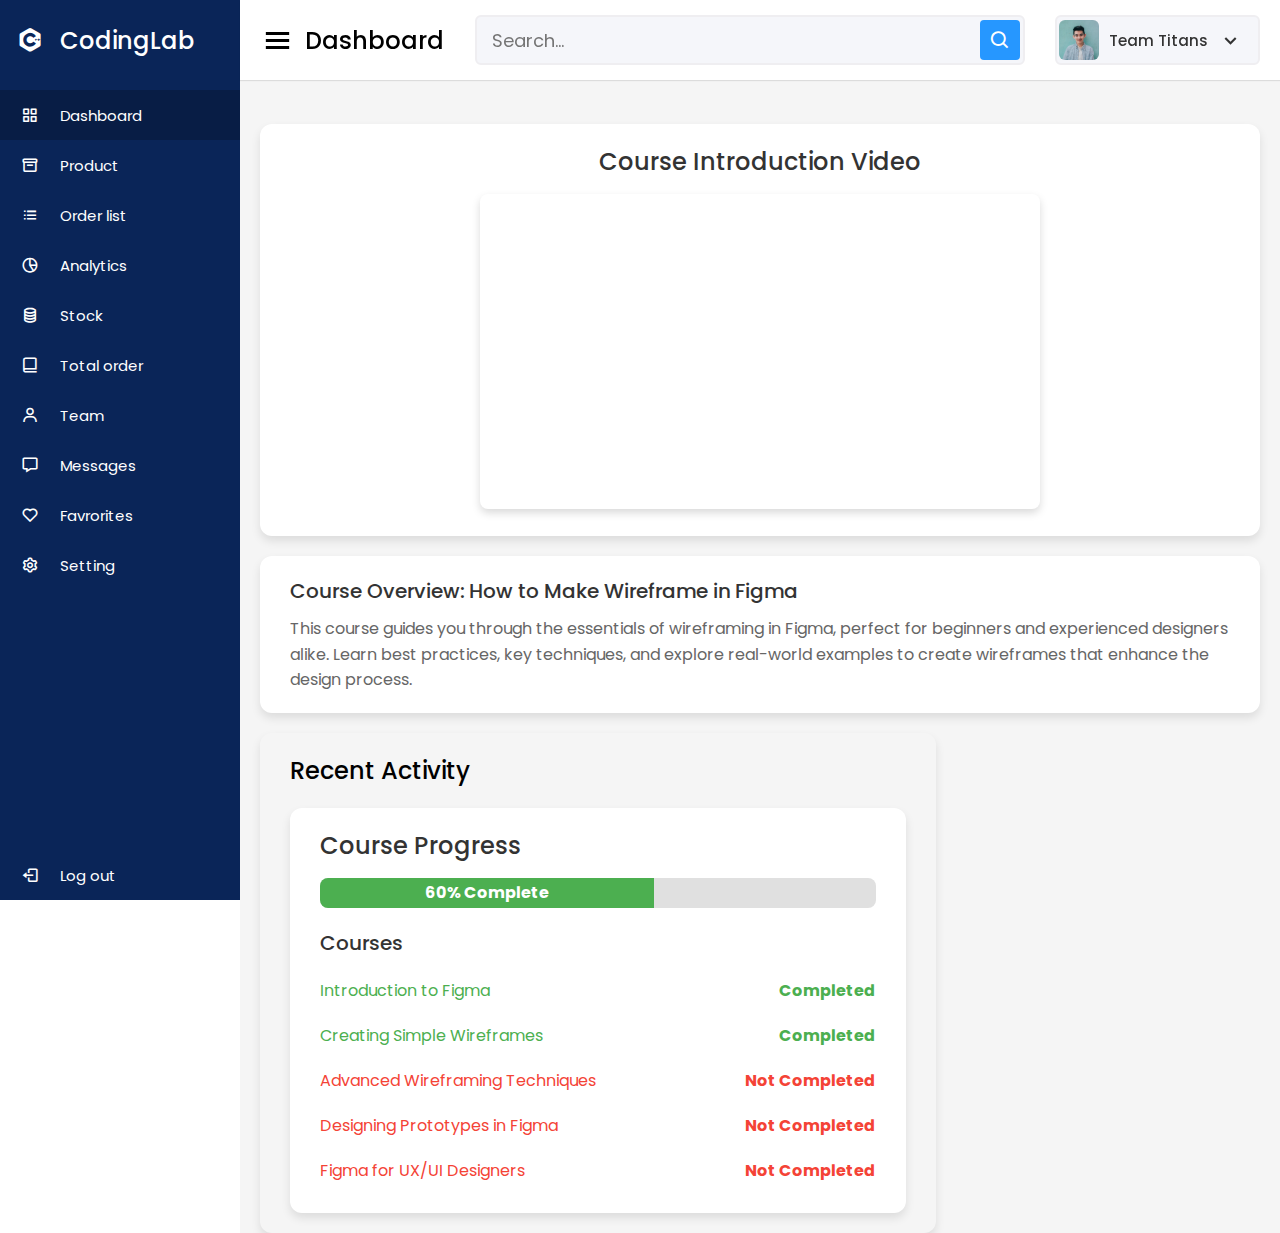
<file: chapter.html>
<!DOCTYPE html>
<!-- Website - www.codingnepalweb.com -->
<html lang="en" dir="ltr">
  <head>
    <meta charset="UTF-8" />
    <title>Responsiive Admin Dashboard | CodingLab</title>
    <link rel="stylesheet" href="css/view.css" />
    <!-- Boxicons CDN Link -->
    <link href="https://unpkg.com/boxicons@2.0.7/css/boxicons.min.css" rel="stylesheet" />
    <meta name="viewport" content="width=device-width, initial-scale=1.0" />
  </head>
  <body>
    <div class="sidebar">
      <div class="logo-details">
        <i class="bx bxl-c-plus-plus"></i>
        <span class="logo_name">CodingLab</span>
      </div>
      <ul class="nav-links">
        <li>
          <a href="#" class="active">
            <i class="bx bx-grid-alt"></i>
            <span class="links_name">Dashboard</span>
          </a>
        </li>
        <li>
          <a href="#">
            <i class="bx bx-box"></i>
            <span class="links_name">Product</span>
          </a>
        </li>
        <li>
          <a href="#">
            <i class="bx bx-list-ul"></i>
            <span class="links_name">Order list</span>
          </a>
        </li>
        <li>
          <a href="#">
            <i class="bx bx-pie-chart-alt-2"></i>
            <span class="links_name">Analytics</span>
          </a>
        </li>
        <li>
          <a href="#">
            <i class="bx bx-coin-stack"></i>
            <span class="links_name">Stock</span>
          </a>
        </li>
        <li>
          <a href="#">
            <i class="bx bx-book-alt"></i>
            <span class="links_name">Total order</span>
          </a>
        </li>
        <li>
          <a href="#">
            <i class="bx bx-user"></i>
            <span class="links_name">Team</span>
          </a>
        </li>
        <li>
          <a href="#">
            <i class="bx bx-message"></i>
            <span class="links_name">Messages</span>
          </a>
        </li>
        <li>
          <a href="#">
            <i class="bx bx-heart"></i>
            <span class="links_name">Favrorites</span>
          </a>
        </li>
        <li>
          <a href="#">
            <i class="bx bx-cog"></i>
            <span class="links_name">Setting</span>
          </a>
        </li>
        <li class="log_out">
          <a href="#">
            <i class="bx bx-log-out"></i>
            <span class="links_name">Log out</span>
          </a>
        </li>
      </ul>
    </div>
    <section class="home-section">
      <nav>
        <div class="sidebar-button">
          <i class="bx bx-menu sidebarBtn"></i>
          <span class="dashboard">Dashboard</span>
        </div>
        <div class="search-box">
          <input type="text" placeholder="Search..." />
          <i class="bx bx-search"></i>
        </div>
        <div class="profile-details">
          <img src="images/profile.jpg" alt="" />
          <span class="admin_name">Team Titans</span>
          <i class="bx bx-chevron-down"></i>
        </div>
      </nav>

      <div class="home-content">
        <!-- Embedded YouTube video -->
        <div class="video-section">
          <h2>Course Introduction Video</h2>
          <iframe width="560" height="315" src="https://www.youtube.com/embed/?si=l0TktS0TkTCHSC47" 
                  title="YouTube video player" frameborder="0" 
                  allow="accelerometer; autoplay; clipboard-write; encrypted-media; gyroscope; picture-in-picture" 
                  allowfullscreen></iframe>
        </div>

        <!-- Course Information -->
        <div class="course-info">
          <h3>Course Overview: How to Make Wireframe in Figma</h3>
          <p>
            This course guides you through the essentials of wireframing in Figma, perfect for beginners and
            experienced designers alike. Learn best practices, key techniques, and explore real-world examples to
            create wireframes that enhance the design process.
          </p>
        </div>

        <!-- Sales Boxes or other content -->
        <div class="sales-boxes">
  <div class="recent-sales box">
    <div class="title">Recent Activity</div>
    <!-- Course Progress Section -->
    <div class="course-progress">
      <h2>Course Progress</h2>
      
      <!-- Progress Bar -->
      <div class="progress-container">
        <div class="progress-bar" style="width: 60%;"> <!-- Change width based on progress -->
          <span>60% Complete</span>
        </div>
      </div>

      <!-- Courses List -->
      <div class="courses-list">
        <h3>Courses</h3>
        <ul>
          <li class="completed">Introduction to Figma <span class="status">Completed</span></li>
          <li class="completed">Creating Simple Wireframes <span class="status">Completed</span></li>
          <li class="uncompleted">Advanced Wireframing Techniques <span class="status">Not Completed</span></li>
          <li class="uncompleted">Designing Prototypes in Figma <span class="status">Not Completed</span></li>
          <li class="uncompleted">Figma for UX/UI Designers <span class="status">Not Completed</span></li>
        </ul>
      </div>
    </div>
  </div>
</div>

      </div>
    </section>

    <script>
      let sidebar = document.querySelector(".sidebar");
      let sidebarBtn = document.querySelector(".sidebarBtn");
      sidebarBtn.onclick = function () {
        sidebar.classList.toggle("active");
        if (sidebar.classList.contains("active")) {
          sidebarBtn.classList.replace("bx-menu", "bx-menu-alt-right");
        } else sidebarBtn.classList.replace("bx-menu-alt-right", "bx-menu");
      };
    </script>
  </body>
</html>
</file>
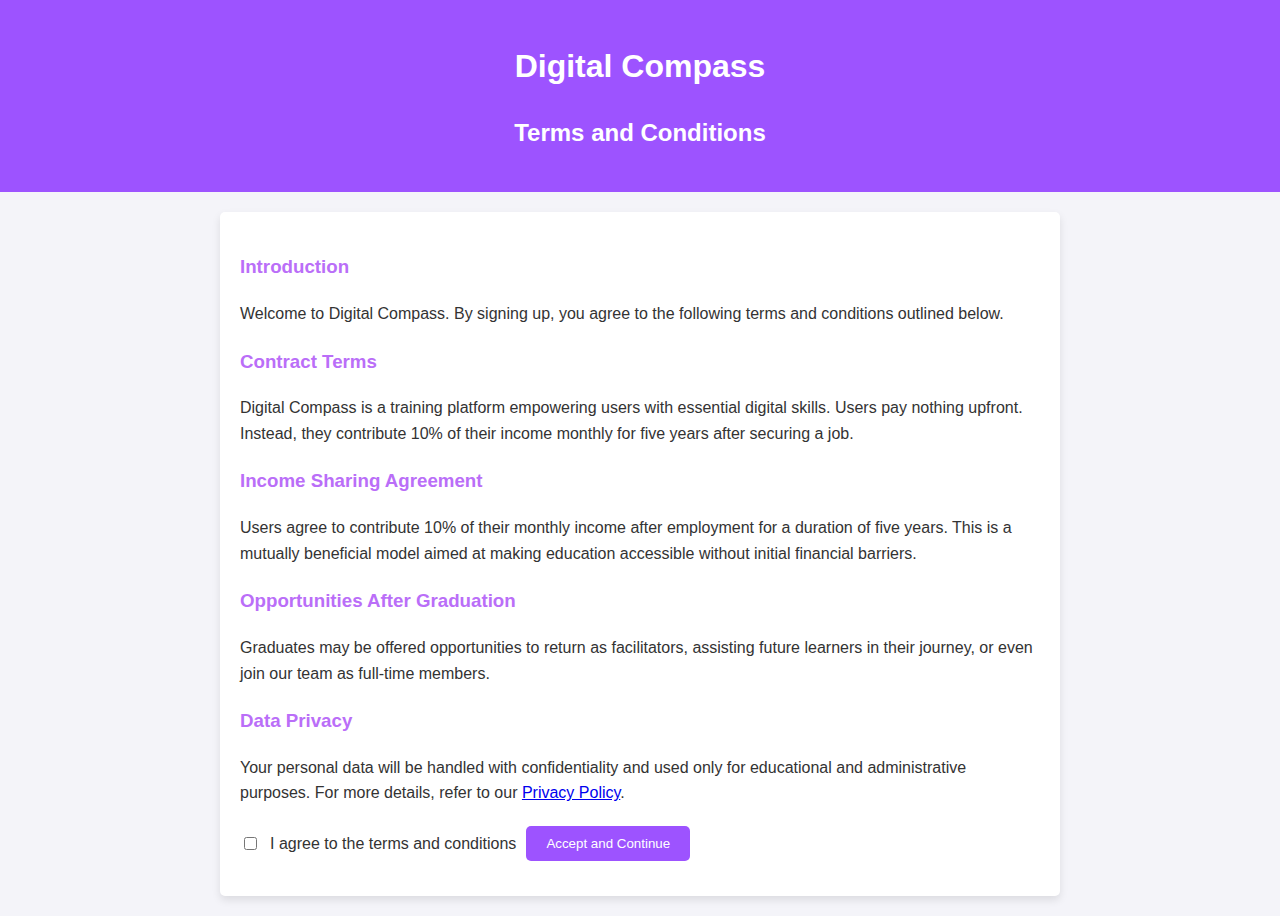
<file: Contract.html>
<!DOCTYPE html>
<html lang="en">
<head>
  <meta charset="UTF-8">
  <meta name="viewport" content="width=device-width, initial-scale=1.0">
  <title>Digital Compass - Terms and Conditions</title>
  <link rel="stylesheet" href="css/contract.css">
  
</head>
<body>

  <header class="header">
    <h1>Digital Compass</h1>
    <h2>Terms and Conditions</h2>
  </header>

  <section class="terms-section">
    <h3>Introduction</h3>
    <p>Welcome to Digital Compass. By signing up, you agree to the following terms and conditions outlined below.</p>

    <h3>Contract Terms</h3>
    <p>Digital Compass is a training platform empowering users with essential digital skills. Users pay nothing upfront. Instead, they contribute 10% of their income monthly for five years after securing a job.</p>

    <h3>Income Sharing Agreement</h3>
    <p>Users agree to contribute 10% of their monthly income after employment for a duration of five years. This is a mutually beneficial model aimed at making education accessible without initial financial barriers.</p>

    <h3>Opportunities After Graduation</h3>
    <p>Graduates may be offered opportunities to return as facilitators, assisting future learners in their journey, or even join our team as full-time members.</p>

    <h3>Data Privacy</h3>
    <p>Your personal data will be handled with confidentiality and used only for educational and administrative purposes. For more details, refer to our <a href="#">Privacy Policy</a>.</p>

    <div class="accept-section">
      <input type="checkbox" id="acceptCheckbox">
      <label for="acceptCheckbox">I agree to the terms and conditions</label>
      <button onclick="acceptTerms()"> Accept and Continue</button>
    </div>

    <div id="confirmationMessage" class="confirmation-message"></div>
  </section>

  <script src="main/contract.js" ></script>
</body>
</html>
</file>
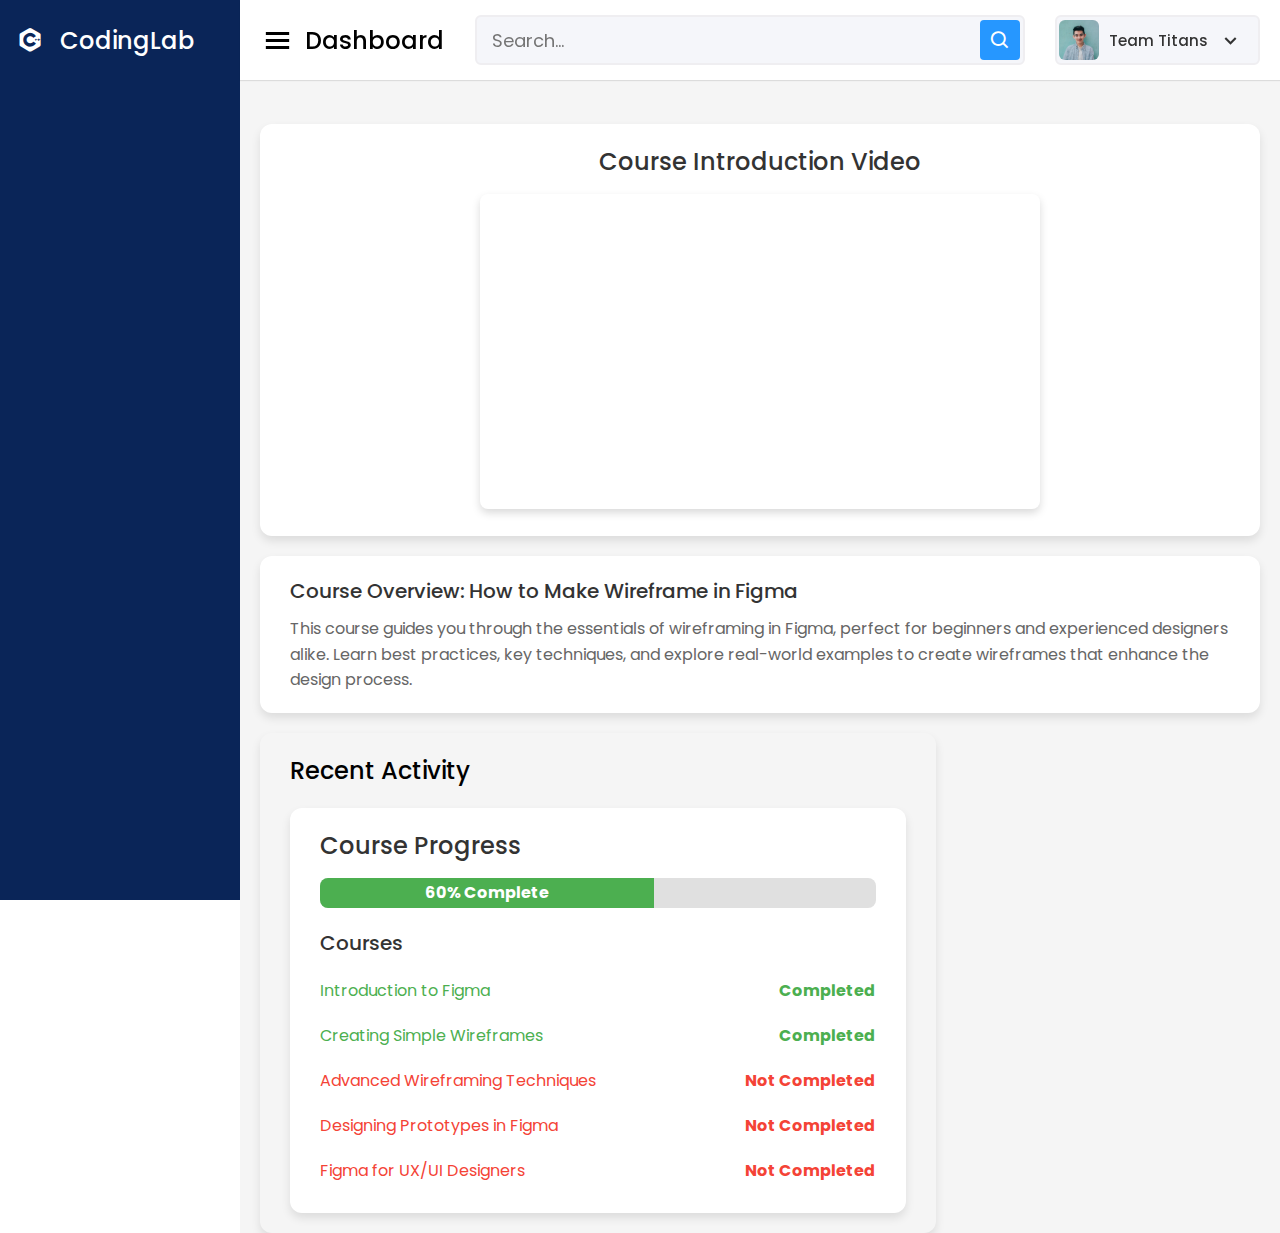
<file: courseview.html>
<!DOCTYPE html>
<html lang="en" dir="ltr">
  <head>
    <meta charset="UTF-8" />
    <title>Responsive Admin Dashboard | CodingLab</title>
    <link rel="stylesheet" href="css/view.css" />
    <!-- Boxicons CDN Link -->
    <link href="https://unpkg.com/boxicons@2.0.7/css/boxicons.min.css" rel="stylesheet" />
    <meta name="viewport" content="width=device-width, initial-scale=1.0" />
  </head>
  <body>
    <div class="sidebar">
      <div class="logo-details">
        <i class="bx bxl-c-plus-plus"></i>
        <span class="logo_name">CodingLab</span>
      </div>
      <ul class="nav-links">
        <!-- Sidebar links here -->
      </ul>
    </div>
    <section class="home-section">
      <nav>
        <div class="sidebar-button">
          <i class="bx bx-menu sidebarBtn"></i>
          <span class="dashboard">Dashboard</span>
        </div>
        <div class="search-box">
          <input type="text" placeholder="Search..." />
          <i class="bx bx-search"></i>
        </div>
        <div class="profile-details">
          <img src="images/profile.jpg" alt="" />
          <span class="admin_name">Team Titans</span>
          <i class="bx bx-chevron-down"></i>
        </div>
      </nav>

      <div class="home-content">
        <!-- Embedded YouTube video -->
        <div class="video-section">
          <h2>Course Introduction Video</h2>
          <iframe width="560" height="315" src="https://www.youtube.com/embed/jwCmIBJ8Jtc?si=l0TktS0TkTCHSC47" 
                  title="YouTube video player" frameborder="0" 
                  allow="accelerometer; autoplay; clipboard-write; encrypted-media; gyroscope; picture-in-picture" 
                  allowfullscreen></iframe>
        </div>

        <!-- Course Information -->
        <div class="course-info">
          <h3>Course Overview: How to Make Wireframe in Figma</h3>
          <p>
            This course guides you through the essentials of wireframing in Figma, perfect for beginners and
            experienced designers alike. Learn best practices, key techniques, and explore real-world examples to
            create wireframes that enhance the design process.
          </p>
        </div>

        <!-- Sales Boxes or other content -->
        <div class="sales-boxes">
          <div class="recent-sales box">
            <div class="title">Recent Activity</div>
            <div class="course-progress">
      <h2>Course Progress</h2>
      
      <!-- Progress Bar -->
      <div class="progress-container">
        <div class="progress-bar" style="width: 60%;"> <!-- Change width based on progress -->
          <span>60% Complete</span>
        </div>
      </div>

      <!-- Courses List -->
      <div class="courses-list">
        <h3>Courses</h3>
        <ul>
          <li class="completed">Introduction to Figma <span class="status">Completed</span></li>
          <li class="completed">Creating Simple Wireframes <span class="status">Completed</span></li>
          <li class="uncompleted">Advanced Wireframing Techniques <span class="status">Not Completed</span></li>
          <li class="uncompleted">Designing Prototypes in Figma <span class="status">Not Completed</span></li>
          <li class="uncompleted">Figma for UX/UI Designers <span class="status">Not Completed</span></li>
        </ul>
      </div>
          </div>
        </div>
      </div>
    </section>

    <script>
      let sidebar = document.querySelector(".sidebar");
      let sidebarBtn = document.querySelector(".sidebarBtn");
      sidebarBtn.onclick = function () {
        sidebar.classList.toggle("active");
        if (sidebar.classList.contains("active")) {
          sidebarBtn.classList.replace("bx-menu", "bx-menu-alt-right");
        } else sidebarBtn.classList.replace("bx-menu-alt-right", "bx-menu");
      };
    </script>
  </body>
</html>
</file>
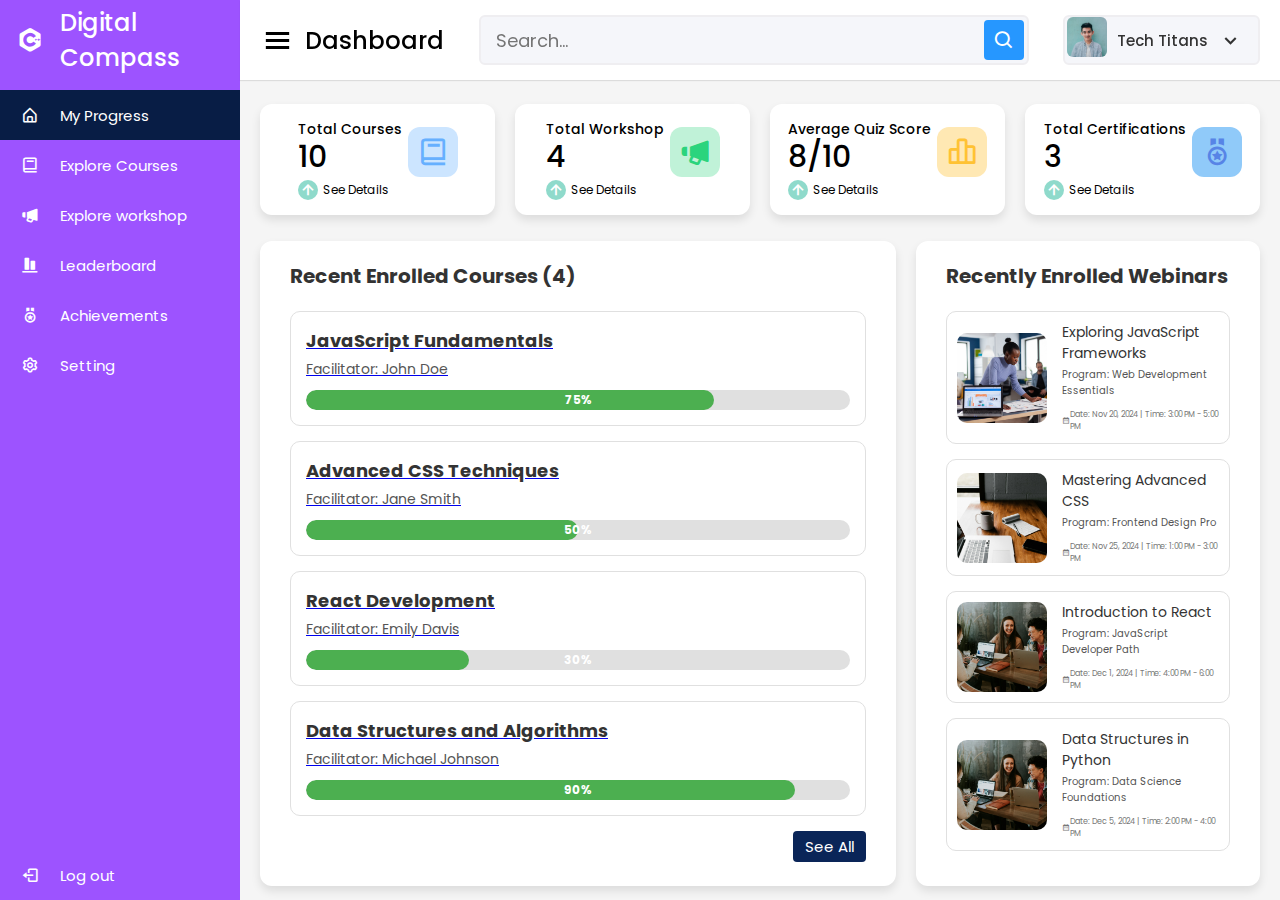
<file: dashboard.html>
<!DOCTYPE html>

<html lang="en" dir="ltr">
  <head>
    <meta charset="UTF-8" />
    <title>Responsiive Admin Dashboard | CodingLab</title>
    <link rel="stylesheet" href="css/dashboard.css" />
    <!-- Boxicons CDN Link -->
    <link href="https://unpkg.com/boxicons@2.0.7/css/boxicons.min.css" rel="stylesheet" />
    <meta name="viewport" content="width=device-width, initial-scale=1.0" />
  </head>
  <body>
    <div class="sidebar">
      <div class="logo-details">
        <i class="bx bxl-c-plus-plus"></i>
        <span class="logo_name">Digital Compass</span>
      </div>
      <ul class="nav-links">
        <li>
          <a href="#" class="active">
            <i class='bx bx-home-alt'></i>
            <span class="links_name">My Progress</span>
          </a>
        </li>
        <li>
          <a href="courses.html">
            <i class='bx bx-book'></i>
            <span class="links_name">Explore Courses</span>
          </a>
        </li>
        <li>
          <a href="#">
            <i class='bx bxs-megaphone'></i>
            <span class="links_name">Explore workshop</span>
          </a>
        </li>
        <li>
          <a href="leaderboard.html">
            <i class='bx bxs-objects-vertical-bottom'></i>
            <span class="links_name">Leaderboard</span>
          </a>
        </li>
        <li>
          <a href="ErrorPage.html">
            <i class='bx bx-medal'></i>
            <span class="links_name">Achievements</span>
          </a>
        </li>
        <li>
          <a href="settings.html">
            <i class="bx bx-cog"></i>
            <span class="links_name">Setting</span>
          </a>
        </li>
        <li class="log_out">
          <a href="index.html">
            <i class="bx bx-log-out"></i>
            <span class="links_name">Log out</span>
          </a>
        </li>
      </ul>
    </div>
    <section class="home-section">
      <nav>
        <div class="sidebar-button">
          <i class="bx bx-menu sidebarBtn"></i>
          <span class="dashboard">Dashboard</span>
        </div>
        <div class="search-box">
          <input type="text" placeholder="Search..." />
          <i class="bx bx-search"></i>
        </div>
        <div class="profile-details">
          <a href="profile.html" >
          <img src="images/profile.jpg" alt="" />
            </a>
          <span class="admin_name">Tech Titans</span>
          <i class="bx bx-chevron-down"></i>
        </div>
      </nav>

      <div class="home-content">
        <div class="overview-boxes">
          <div class="box">
            <div class="right-side">
              <div class="box-topic">Total Courses</div>
              <div class="number">10</div>
              <div class="indicator">
                <i class="bx bx-up-arrow-alt"></i>
                <span class="text">See Details</span>
              </div>
            </div>
            <i class='bx bx-book cart'></i>
          </div>
          <div class="box">
            <div class="right-side">
              <div class="box-topic">Total Workshop</div>
              <div class="number">4</div>
              <div class="indicator">
                <i class="bx bx-up-arrow-alt"></i>
                <span class="text">See Details</span>
              </div>
            </div>
            <i class='bx bxs-megaphone cart two'></i>
          </div>
          <div class="box">
            <div class="right-side">
              <div class="box-topic">Average Quiz Score</div>
              <div class="number">8/10</div>
              <div class="indicator">
                <i class="bx bx-up-arrow-alt"></i>
                <span class="text">See Details</span>
              </div>
            </div>
            <i class='bx bx-bar-chart-alt-2 cart three'></i>
          </div>
          <div class="box">
            <div class="right-side">
              <div class="box-topic">Total Certifications</div>
              <div class="number">3</div>
              <div class="indicator">
               <i class="bx bx-up-arrow-alt"></i>
                <span class="text">See Details</span>
              </div>
            </div>
            <i class='bx bx-medal cart four'></i>
          </div>
        </div>

  <div class="sales-boxes">
          <div class="recent-sales box">
            <div class="title">Recent Enrolled Courses (4)</div>
    <div class="courses-details">
      <!-- Course 1 -->
      <a href="courseview.html" >
      <div class="course-card">
        <div class="course-title">JavaScript Fundamentals</div>
        <div class="facilitator-name">Facilitator: John Doe</div>
        <div class="progress-container">
          <div class="progress-bar" style="width: 75%;"></div>
          <span class="progress-text">75%</span>
        </div>
      </div>
        </a>

      <!-- Course 2 -->
      <a href="courseview.html" >
      <div class="course-card">
        <div class="course-title">Advanced CSS Techniques</div>
        <div class="facilitator-name">Facilitator: Jane Smith</div>
        <div class="progress-container">
          <div class="progress-bar" style="width: 50%;"></div>
          <span class="progress-text">50%</span>
        </div>
      </div>
      </a>

      <!-- Course 3 -->
      <a href="courseview.html" >
      <div class="course-card">
        <div class="course-title">React Development</div>
        <div class="facilitator-name">Facilitator: Emily Davis</div>
        <div class="progress-container">
          <div class="progress-bar" style="width: 30%;"></div>
          <span class="progress-text">30%</span>
        </div>
      </div>
      </a>

      <!-- Course 4 -->
      <a href="courseview.html" >
      <div class="course-card">
        <div class="course-title">Data Structures and Algorithms</div>
        <div class="facilitator-name">Facilitator: Michael Johnson</div>
        <div class="progress-container">
          <div class="progress-bar" style="width: 90%;"></div>
          <span class="progress-text">90%</span>
        </div>
      </div>
      </a>
    </div>
            
            <div class="button">
              <a href="#">See All</a>
            </div>
          </div>
          <div class="top-sales box">
            <div class="title">Recently Enrolled Webinars</div>
            <div class="webinars-details">
      <!-- Webinar 1 -->
      <div class="webinar-card">
        <img src="images/course-2.jpg" alt="Webinar Image" class="webinar-image">
        <div class="webinar-info">
          <div class="webinar-theme">Exploring JavaScript Frameworks</div>
          <div class="program-name">Program: Web Development Essentials</div>
          <div class="webinar-date-time">
            <i class='bx bx-calendar'></i> Date: Nov 20, 2024 | Time: 3:00 PM - 5:00 PM
          </div>
        </div>
      </div>

      <!-- Webinar 2 -->
      <div class="webinar-card">
        <img src="images/webinar1 (5).jpg" alt="Webinar Image" class="webinar-image">
        <div class="webinar-info">
          <div class="webinar-theme">Mastering Advanced CSS</div>
          <div class="program-name">Program: Frontend Design Pro</div>
          <div class="webinar-date-time">
            <i class='bx bx-calendar'></i> Date: Nov 25, 2024 | Time: 1:00 PM - 3:00 PM
          </div>
        </div>
      </div>

      <!-- Webinar 3 -->
      <div class="webinar-card">
        <img src="images/webinar1 (3).jpg" alt="Webinar Image" class="webinar-image">
        <div class="webinar-info">
          <div class="webinar-theme">Introduction to React</div>
          <div class="program-name">Program: JavaScript Developer Path</div>
          <div class="webinar-date-time">
            <i class='bx bx-calendar'></i> Date: Dec 1, 2024 | Time: 4:00 PM - 6:00 PM
          </div>
        </div>
      </div>

      <!-- Webinar 4 -->
      <div class="webinar-card">
        <img src="images/webinar1 (3).jpg" alt="Webinar Image" class="webinar-image">
        <div class="webinar-info">
          <div class="webinar-theme">Data Structures in Python</div>
          <div class="program-name">Program: Data Science Foundations</div>
          <div class="webinar-date-time">
            <i class='bx bx-calendar'></i> Date: Dec 5, 2024 | Time: 2:00 PM - 4:00 PM
          </div>
        </div>
      </div>
    </div>



      </div>
    </section>
    
    <script src="main/dashboard.js"></script>
</body>
</html>
</file>
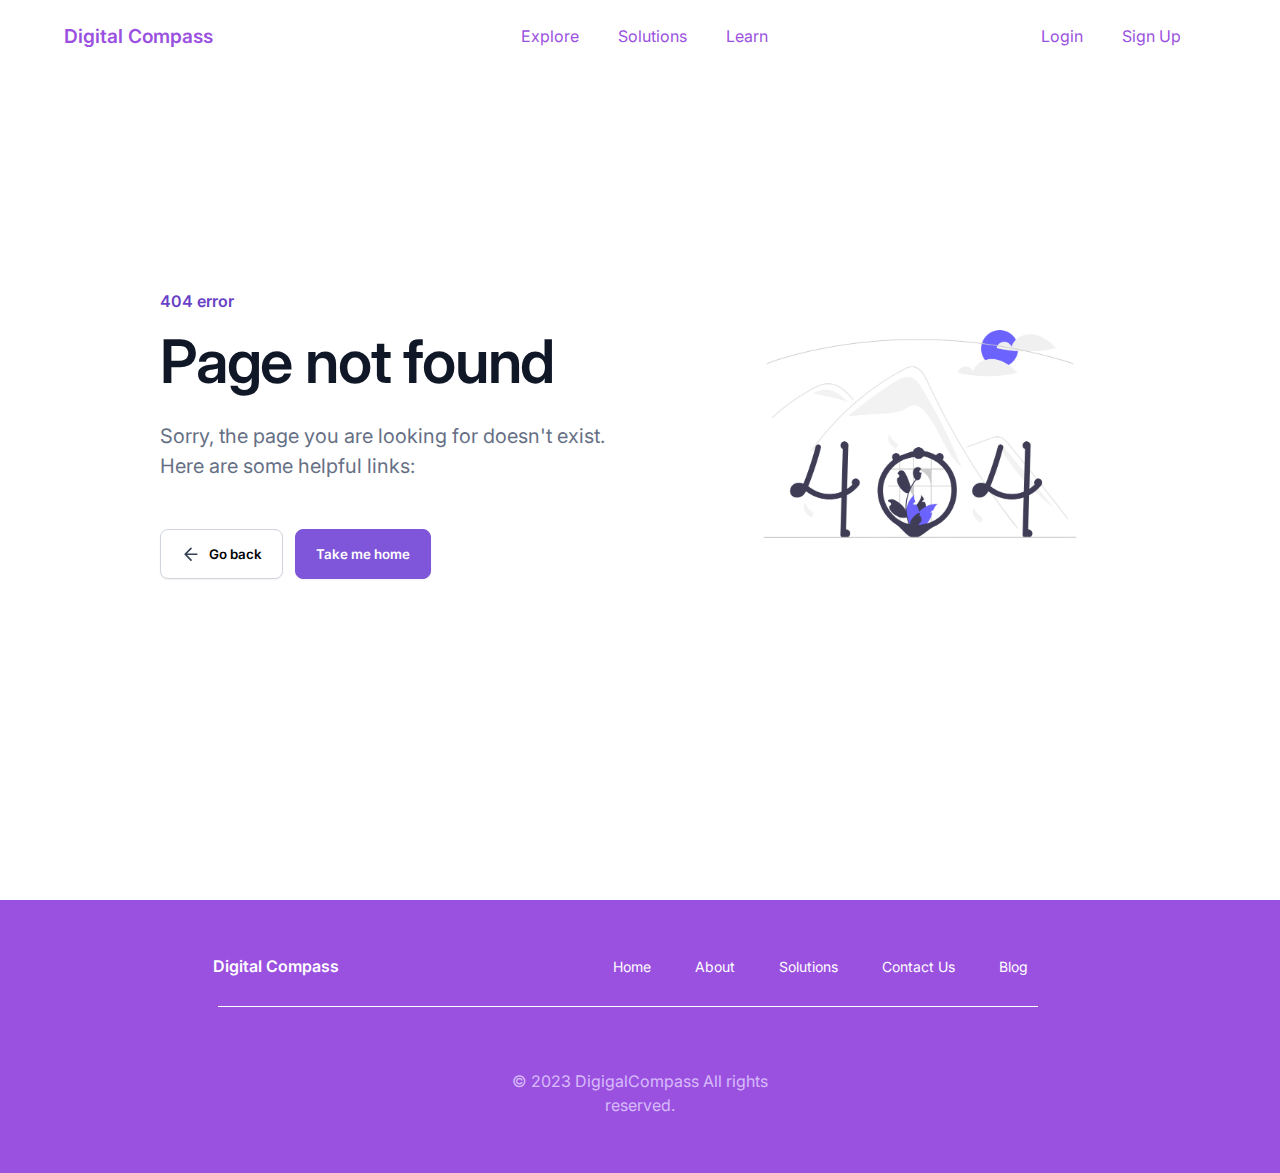
<file: ErrorPage.html>
<!DOCTYPE html>
<html lang="en">
    <head>
        <title>Error</title>
        <meta charset="UTF-8">
        <meta name="viewport" content="width=device-width, initial-scale=1">
        <link href="css/ErrorPage.css" rel="stylesheet">
    </head>
    <body>
        <nav class="nav">
            <span class="logo">Digital Compass</span>
            <div class="centered-nav">
                <a href="index.html">Explore</a>

                <a href="#">Solutions</a>

                <a href="dashboard.html">Learn</a>
            </div>
            
            <div class="left-nav">
                <a href="./Login.html">Login</a>

                <a href="SignUp.html">Sign Up</a>
            </div>
            
        </nav>
        <section class="error-section">
            <div class="container">
                <div class="content">
                    <div class="text">
                        <div class="heading">
                            <p>404 error</p>
                            <h2>Page not found</h2>
                        </div>
                        <p class="p">Sorry, the page you are looking for doesn't exist.<br> Here are some helpful links:</p>
                    </div>
                    <div class="btn">
                        <a href="index.html">
                        <button class="btn-1"><img src="./images/arrow-left.svg" alt="">Go back</button>
                        </a>
                        <a href="index.html">
                        <button class="btn-2">Take me home</button>
                        </a>
                    </div>
                </div>
                <div class="image"><img src="images/undraw_Page_not_found_re_e9o6.png" alt="error"></div>
            </div>
            
        </section>

        <footer>
            <div class="footer">
                <div class="links">
                    <nav>
                        <span>Digital Compass</span>
                        <a href="index.html">Home</a>
                        <a href="index.html">About</a>
                        <a href="index.html">Solutions</a>
                        <a href="#">Contact Us</a>
                        <a href="ErrorPage.html">Blog</a>
                    </nav>
                    <hr>
                </div>
                <p>© 2023 DigigalCompass All rights <br> reserved.</p>
            </div>
        </footer>
    </body>
</html>
</file>
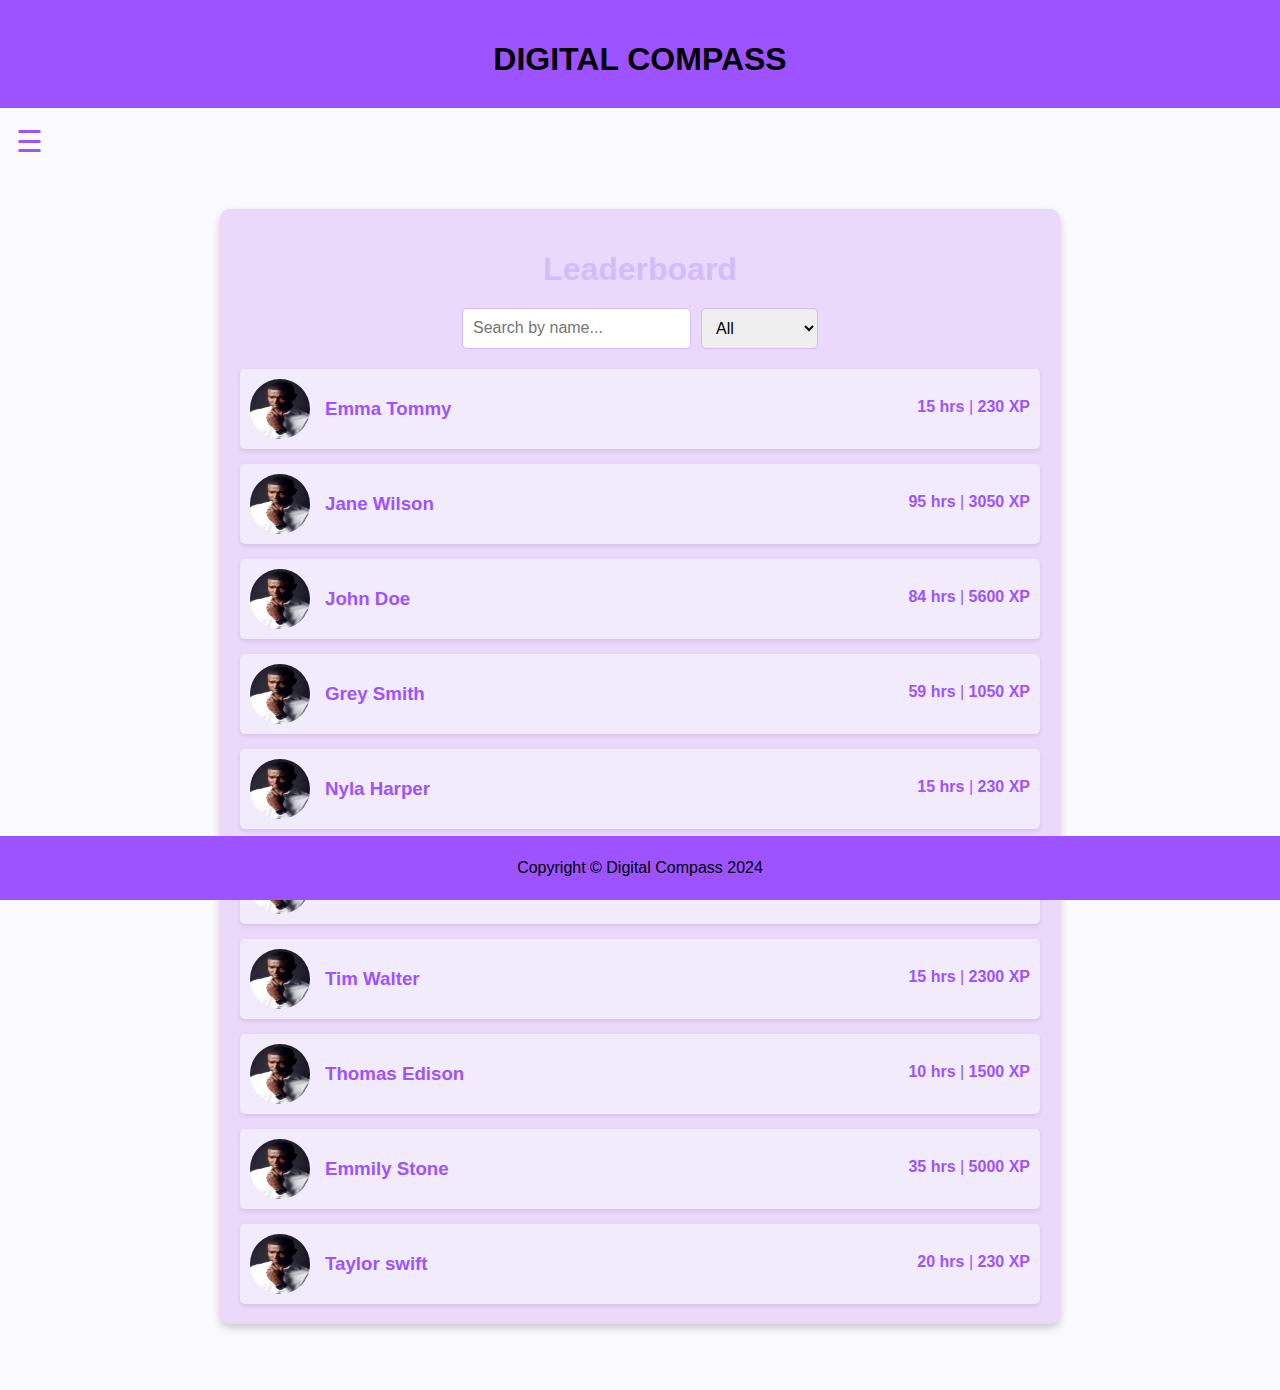
<file: leaderboard.html>
<!DOCTYPE html>
<html lang="en">
<head>
  <meta charset="UTF-8">
  <meta name="viewport" content="width=device-width, initial-scale=1.0">
  <title>Leaderboard</title>
  <link rel="stylesheet" href="css/leaderboard.css">
</head>
<body>
  <div class="header">
    <h1>DIGITAL COMPASS</h1>
  </div>
  
  <!-- Sidebar Navigation -->
  <div id="mySidenav" class="sidenav">
    <a href="javascript:void(0)" class="closebtn" onclick="closeNav()">&times;</a>
    <a href="#">Home</a>
    <a href="#">Leaderboard</a>
    <a href="#">Courses</a>
    <a href="#">Profile</a>
    <a href="#">Settings</a>
  </div>

  <!-- Main Content -->
  <div id="main">
    <span style="font-size:30px;cursor:pointer;color:var(--purple-dark);" onclick="openNav()">&#9776;</span>
    <div class="leaderboard-container">
      <h1>Leaderboard</h1>
      <div class="search-filter">
        <input type="text" id="search" placeholder="Search by name...">
        <select id="filter">
          <option value="all">All</option>
          <option value="hours">Top Hours</option>
          <option value="points">Top Points</option>
        </select> 
      </div>
      <div class="leaderboard-list" id="leaderboard-list">
        <!-- Dynamic leaderboard items will appear here -->
      </div>
    </div>
  </div>

  <footer class="footer">
    <p>Copyright &copy; Digital Compass 2024</p>
  </footer>

  <script src="main/leaderboard.js"></script>
</body>
</html>
</file>
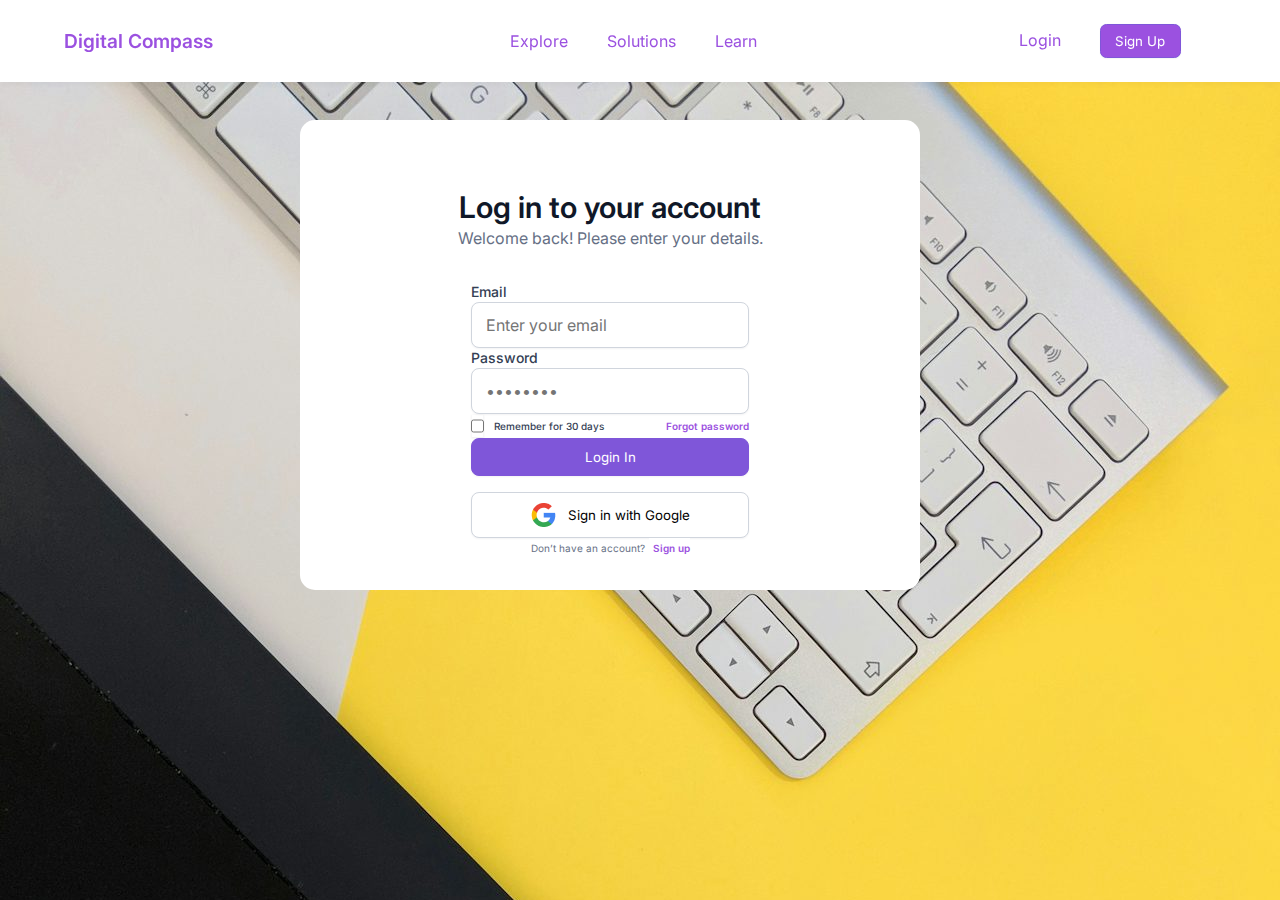
<file: Login.html>
<!DOCTYPE html>
<html lang="en">
  <head>
    <title>register</title>
    <meta charset="UTF-8" />
    <meta name="viewport" content="width=device-width, initial-scale=1" />
    <link href="css/login.css" rel="stylesheet" />
    <script src="main/login.js"></script>
  </head>
  <body>
    <nav>
      <span class="logo">Digital Compass</span>
      <div class="centered-nav">
        <a href="index.html">Explore</a>

        <a href="ErrorPage.html">Solutions</a>

        <a href="dashboard.html">Learn</a>
      </div>

      <div class="left-nav">
        <a href="Login.html">Login</a>

        <a href="SignUp.html"><button>Sign Up</button></a>
      </div>
    </nav>

    <section class="hero-section">
      <div class="frame">
        <div class="content">
          <div class="header">
            <h2>Log in to your account</h2>
            <p>Welcome back! Please enter your details.</p>
          </div>
          <div class="login-form">
            <form id="login">
              <div class="field-input">
                <label for="email">Email</label>
                <input
                  type="email"
                  placeholder="Enter your email"
                  id="email"
                  name="email"
                  required
                />
              </div>
              <div class="field-input">
                <label for="password">Password</label>
                <input
                  type="password"
                  placeholder="••••••••"
                  id="password"
                  name="password"
                  required
                />
              </div>

              <div class="row">
                <div>
                  <input type="checkbox" />
                  <label for="checkbox">Remember for 30 days</label>
                </div>

                <button id="forgot-password">Forgot password</button>
              </div>
              <div class="action">
                <button type="submit" id="sign-in">
                  <a href="dashboard.html">Login In</a>
                </button>
                <button id="social-button" data-onsuccess="onGoogleSignIn">
                  <div class="social-btn">
                    <img src="./images/Social icon.png" alt="google icon" />Sign
                    in with Google
                  </div>
                </button>
              </div>

              <div class="row-2">
                <a href="#">Don’t have an account?</a>
                <a href="SignUp.html" ><button id="sign-up">Sign up</button></a>
              </div>
            </form>
          </div>
        </div>
      </div>
    </section>
  </body>
</html>
</file>
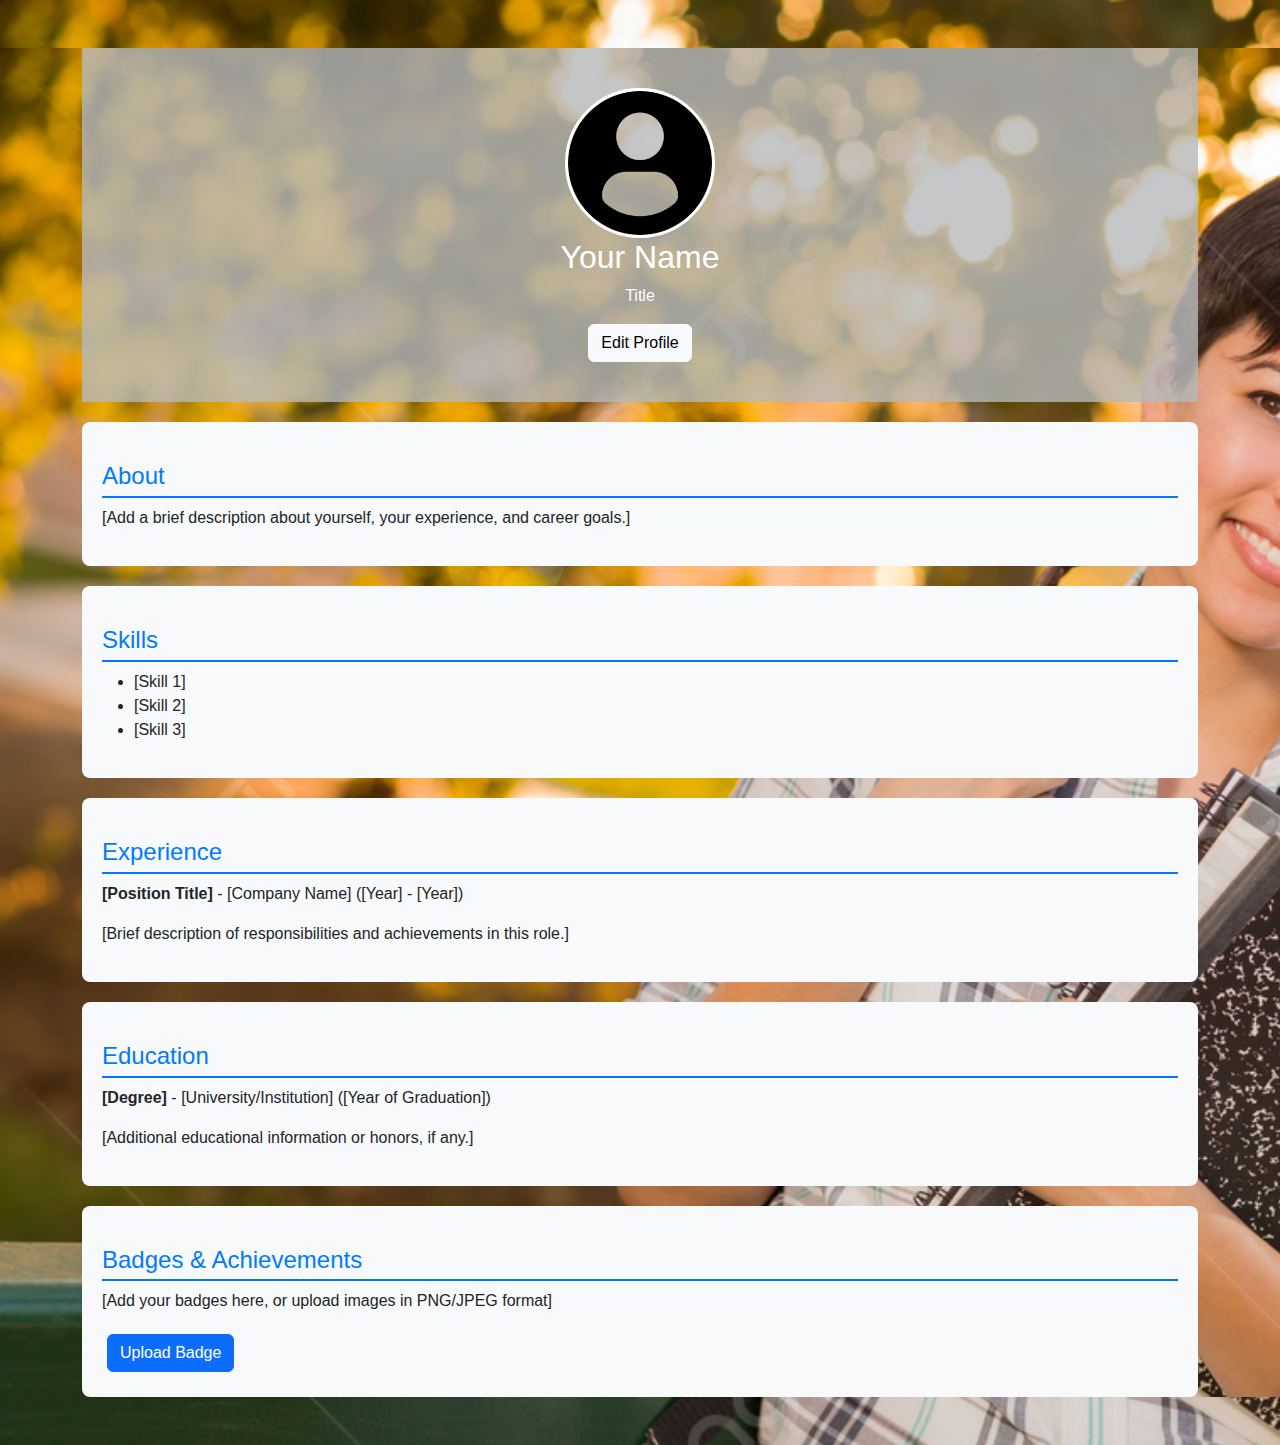
<file: profile.html>
<!DOCTYPE html>
<html lang="en">
<head>
    <meta charset="UTF-8">
    <meta name="viewport" content="width=device-width, initial-scale=1.0">
    <title>Applicant Profile Page</title>
    <!-- Bootstrap CSS -->
    <link href="https://cdn.jsdelivr.net/npm/bootstrap@5.3.0-alpha1/dist/css/bootstrap.min.css" rel="stylesheet">
    <style>
        /* General Page Styling */
        body, html {
            margin: 0;
            padding: 0;
            font-family: Arial, sans-serif;
            background-image: url(images/background.jpg);
            background-size: cover;
        }
        /* Profile Header Styling */
        .profile-header {
            background-color: rgba(183, 185, 188, 0.8);
            color: #fff;
            padding: 40px 0;
            text-align: center;
            position: relative;
        }
        .profile-header img {
            width: 150px;
            height: 150px;
            border-radius: 50%;
            border: 3px solid #fff;
            cursor: pointer;
        }
        .section-title {
            color: #007bff;
            margin-top: 20px;
            border-bottom: 2px solid #007bff;
            padding-bottom: 5px;
        }
        .profile-info {
            background-color: #f8f9fa;
            padding: 20px;
            border-radius: 8px;
            margin-top: 20px;
        }
        .badge-section {
            display: flex;
            gap: 10px;
            flex-wrap: wrap;
        }
        .badge img {
            width: 50px;
            height: 50px;
            border-radius: 5px;
        }
        .btn-primary, .btn-secondary {
            margin: 5px;
        }
        .form-section {
            display: none;
        }
    </style>
</head>
<body>
    <div class="container my-5">
        <!-- Profile Header Section -->
        <div class="profile-header">
            <label for="profileImageUpload" style="cursor: pointer;">
                <img src="images/profile.png" alt="Profile Picture" id="profilePicture">
            </label>
            <input type="file" id="profileImageUpload" accept="image/*" style="display: none;" onchange="changeProfileImage()">
            <h2 id="applicantName">Your Name</h2>
            <p id="applicantTitle">Title</p>
            <button class="btn btn-light" onclick="toggleEditForm()">Edit Profile</button>
        </div>
    
        <!-- About Section -->
        <div class="profile-info">
            <h4 class="section-title">About</h4>
            <p id="aboutText">[Add a brief description about yourself, your experience, and career goals.]</p>
        </div>
    
        <!-- Skills Section -->
        <div class="profile-info">
            <h4 class="section-title">Skills</h4>
            <ul id="skillsList">
                <li>[Skill 1]</li>
                <li>[Skill 2]</li>
                <li>[Skill 3]</li>
            </ul>
        </div>
    
        <!-- Experience Section -->
        <div class="profile-info">
            <h4 class="section-title">Experience</h4>
            <p><strong>[Position Title]</strong> - [Company Name] ([Year] - [Year])</p>
            <p>[Brief description of responsibilities and achievements in this role.]</p>
        </div>
    
        <!-- Education Section -->
        <div class="profile-info">
            <h4 class="section-title">Education</h4>
            <p><strong>[Degree]</strong> - [University/Institution] ([Year of Graduation])</p>
            <p>[Additional educational information or honors, if any.]</p>
        </div>
    
        <!-- Badges and Achievements Section -->
        <div class="profile-info">
            <h4 class="section-title">Badges & Achievements</h4>
            <div class="badge-section" id="badgeSection">
                <p>[Add your badges here, or upload images in PNG/JPEG format]</p>
            </div>
            <input type="file" id="badgeUpload" accept="image/png, image/jpeg" onchange="addBadgeImage()" style="display: none;">
            <button class="btn btn-primary" onclick="document.getElementById('badgeUpload').click()">Upload Badge</button>
        </div>
    
        <!-- Profile Edit Form Section (Hidden by default) -->
        <div id="editForm" class="form-section">
            <h4>Edit Profile Information</h4>
            <div class="mb-3">
                <label for="editName" class="form-label">Name</label>
                <input type="text" class="form-control" id="editName" value="John Doe">
            </div>
            <div class="mb-3">
                <label for="editTitle" class="form-label">Title</label>
                <input type="text" class="form-control" id="editTitle" value="Web Developer | Digital Enthusiast">
            </div>
            <div class="mb-3">
                <label for="editAbout" class="form-label">About</label>
                <textarea class="form-control" id="editAbout">[Add a brief description about yourself, your experience, and career goals.]</textarea>
            </div>
            <div class="mb-3">
                <label for="editSkills" class="form-label">Skills (comma-separated)</label>
                <input type="text" class="form-control" id="editSkills" value="Skill 1, Skill 2, Skill 3">
            </div>
            <button class="btn btn-success" onclick="saveProfile()">Save Changes</button>
            <button class="btn btn-secondary" onclick="toggleEditForm()">Cancel</button>
        </div>
    </div>
    
    <!-- Bootstrap and JavaScript Libraries -->
    <script src="https://cdn.jsdelivr.net/npm/bootstrap@5.3.0-alpha1/dist/js/bootstrap.bundle.min.js"></script>
    <script>
        // Toggle visibility between profile details and edit form
        function toggleEditForm() {
            const editForm = document.getElementById("editForm");
            editForm.style.display = editForm.style.display === "none" ? "block" : "none";
        }
    
        // Save changes and update the profile display
        function saveProfile() {
            document.getElementById("applicantName").innerText = document.getElementById("editName").value;
            document.getElementById("applicantTitle").innerText = document.getElementById("editTitle").value;
            document.getElementById("aboutText").innerText = document.getElementById("editAbout").value;
    
            // Updating skills
            const skillsInput = document.getElementById("editSkills").value.split(',');
            const skillsList = document.getElementById("skillsList");
            skillsList.innerHTML = ""; // Clear existing skills
            skillsInput.forEach(skill => {
                const listItem = document.createElement("li");
                listItem.innerText = skill.trim();
                skillsList.appendChild(listItem);
            });
    
            toggleEditForm();
        }
    
        // Profile image upload and display change
        function changeProfileImage() {
            const input = document.getElementById("profileImageUpload");
            const profilePicture = document.getElementById("profilePicture");
    
            if (input.files && input.files[0]) {
                const reader = new FileReader();
                reader.onload = function (e) {
                    profilePicture.src = e.target.result;
                }
                reader.readAsDataURL(input.files[0]);
            }
        }
    
        // Badge upload and display
        function addBadgeImage() {
            const badgeUpload = document.getElementById("badgeUpload");
            const badgeSection = document.getElementById("badgeSection");
    
            if (badgeUpload.files && badgeUpload.files[0]) {
                const reader = new FileReader();
                reader.onload = function (e) {
                    const badgeImage = document.createElement("img");
                    badgeImage.src = e.target.result;
                    badgeImage.classList.add("badge");
                    badgeSection.appendChild(badgeImage);
                }
                reader.readAsDataURL(badgeUpload.files[0]);
            }
        }
    
        // Initialize form visibility on page load
        document.addEventListener("DOMContentLoaded", function() {
            document.getElementById("editForm").style.display = "none";
        });
    </script>
</body>
</html>
</file>
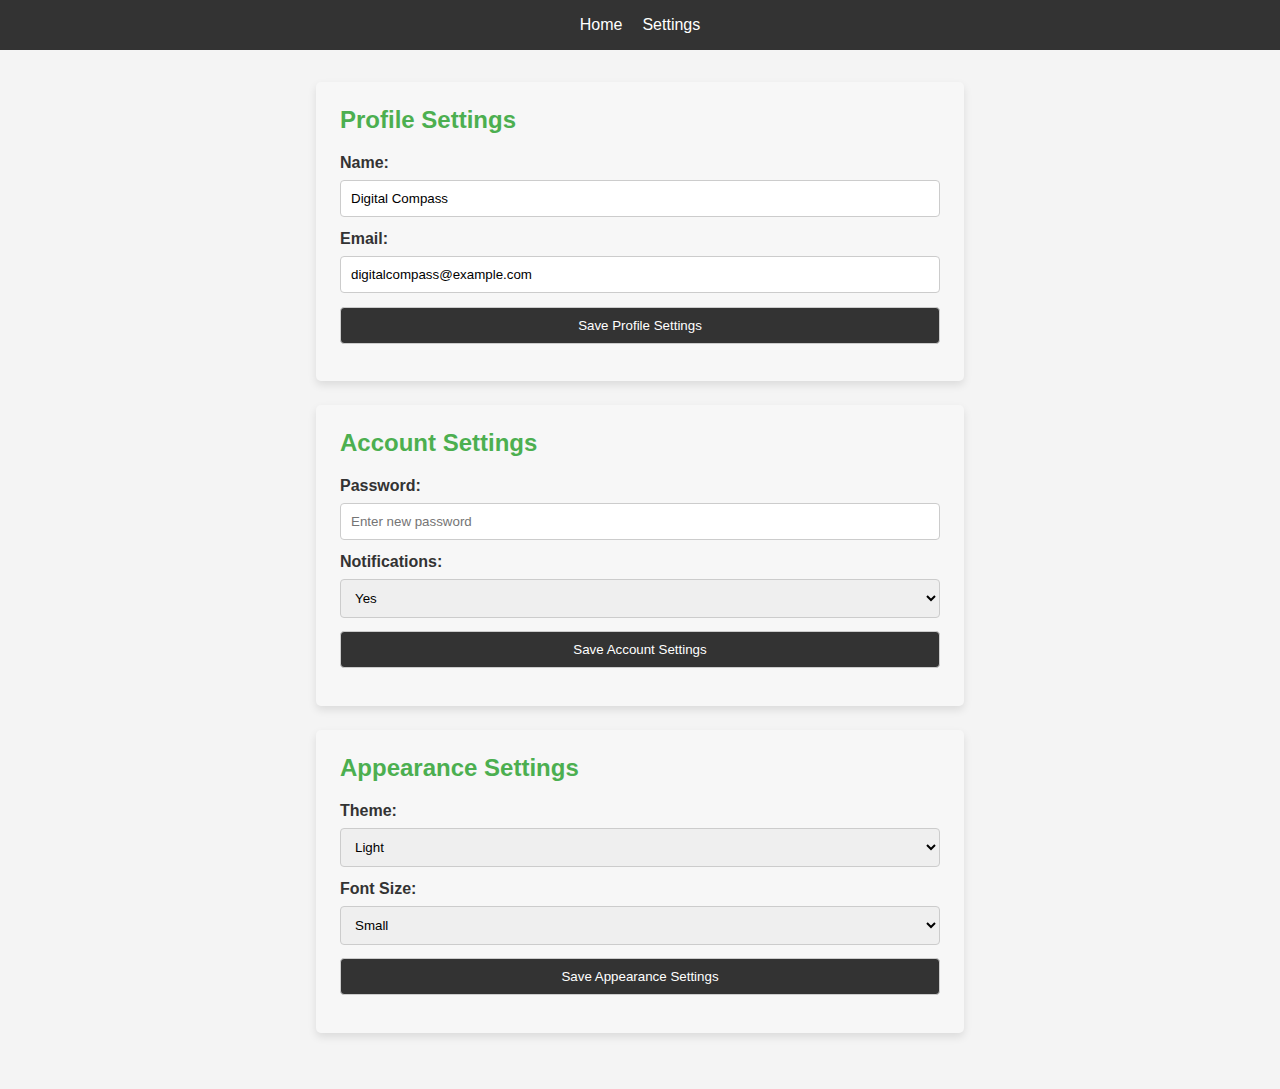
<file: settings.html>
<!DOCTYPE html>
<html lang="en">
<head>
    <meta charset="UTF-8" />
    <meta name="viewport" content="width=device-width, initial-scale=1.0" />
    <title>Settings Page | Digital Compass</title>
    <link rel="stylesheet" href="css/settings.css" />
</head>
<body>
    <header>
        <nav>
            <ul>
                <li><a href="#">Home</a></li>
                <li><a href="#">Settings</a></li>
            </ul>
        </nav>
    </header>

    <main>
        <section class="profile-settings">
            <h2>Profile Settings</h2>
            <form>
                <label for="name">Name:</label>
                <input type="text" id="name" value="Digital Compass" />

                <label for="email">Email:</label>
                <input type="email" id="email" value="digitalcompass@example.com" />

                <button type="button" onclick="saveProfile()">Save Profile Settings</button>
            </form>
        </section>

        <section class="account-settings">
            <h2>Account Settings</h2>
            <form>
                <label for="password">Password:</label>
                <input type="password" id="password" placeholder="Enter new password" />

                <label for="notifications">Notifications:</label>
                <select id="notifications">
                    <option value="yes">Yes</option>
                    <option value="no">No</option>
                </select>

                <button type="button" onclick="saveAccount()">Save Account Settings</button>
            </form>
        </section>

        <section class="appearance-settings">
            <h2>Appearance Settings</h2>
            <form>
                <label for="theme">Theme:</label>
                <select id="theme" onchange="changeTheme()">
                    <option value="light">Light</option>
                    <option value="dark">Dark</option>
                </select>

                <label for="font-size">Font Size:</label>
                <select id="font-size">
                    <option value="small">Small</option>
                    <option value="medium">Medium</option>
                    <option value="large">Large</option>
                </select>

                <button type="button" onclick="saveAppearance()">Save Appearance Settings</button>
            </form>
        </section>
    </main>

    <script src="main/script.js"></script>
</body>
</html>
</file>
<file: css/view.css>
/* Googlefont Poppins CDN Link */
@import url('https://fonts.googleapis.com/css2?family=Poppins:wght@200;300;400;500;600;700&display=swap');
*{
  margin: 0;
  padding: 0;
  box-sizing: border-box;
  font-family: 'Poppins', sans-serif;
}
.sidebar{
  position: fixed;
  height: 100%;
  width: 240px;
  background: #0A2558;
  transition: all 0.5s ease;
}
.sidebar.active{
  width: 60px;
}
.sidebar .logo-details{
  height: 80px;
  display: flex;
  align-items: center;
}
.sidebar .logo-details i{
  font-size: 28px;
  font-weight: 500;
  color: #fff;
  min-width: 60px;
  text-align: center
}
.sidebar .logo-details .logo_name{
  color: #fff;
  font-size: 24px;
  font-weight: 500;
}
.sidebar .nav-links{
  margin-top: 10px;
}
.sidebar .nav-links li{
  position: relative;
  list-style: none;
  height: 50px;
}
.sidebar .nav-links li a{
  height: 100%;
  width: 100%;
  display: flex;
  align-items: center;
  text-decoration: none;
  transition: all 0.4s ease;
}
.sidebar .nav-links li a.active{
  background: #081D45;
}
.sidebar .nav-links li a:hover{
  background: #081D45;
}
.sidebar .nav-links li i{
  min-width: 60px;
  text-align: center;
  font-size: 18px;
  color: #fff;
}
.sidebar .nav-links li a .links_name{
  color: #fff;
  font-size: 15px;
  font-weight: 400;
  white-space: nowrap;
}
.sidebar .nav-links .log_out{
  position: absolute;
  bottom: 0;
  width: 100%;
}
.home-section{
  position: relative;
  background: #f5f5f5;
  min-height: 100vh;
  width: calc(100% - 240px);
  left: 240px;
  transition: all 0.5s ease;
}
.sidebar.active ~ .home-section{
  width: calc(100% - 60px);
  left: 60px;
}
.home-section nav{
  display: flex;
  justify-content: space-between;
  height: 80px;
  background: #fff;
  display: flex;
  align-items: center;
  position: fixed;
  width: calc(100% - 240px);
  left: 240px;
  z-index: 100;
  padding: 0 20px;
  box-shadow: 0 1px 1px rgba(0, 0, 0, 0.1);
  transition: all 0.5s ease;
}
.sidebar.active ~ .home-section nav{
  left: 60px;
  width: calc(100% - 60px);
}
.home-section nav .sidebar-button{
  display: flex;
  align-items: center;
  font-size: 24px;
  font-weight: 500;
}
nav .sidebar-button i{
  font-size: 35px;
  margin-right: 10px;
}
.home-section nav .search-box{
  position: relative;
  height: 50px;
  max-width: 550px;
  width: 100%;
  margin: 0 20px;
}
nav .search-box input{
  height: 100%;
  width: 100%;
  outline: none;
  background: #F5F6FA;
  border: 2px solid #EFEEF1;
  border-radius: 6px;
  font-size: 18px;
  padding: 0 15px;
}
nav .search-box .bx-search{
  position: absolute;
  height: 40px;
  width: 40px;
  background: #2697FF;
  right: 5px;
  top: 50%;
  transform: translateY(-50%);
  border-radius: 4px;
  line-height: 40px;
  text-align: center;
  color: #fff;
  font-size: 22px;
  transition: all 0.4 ease;
}
.home-section nav .profile-details{
  display: flex;
  align-items: center;
  background: #F5F6FA;
  border: 2px solid #EFEEF1;
  border-radius: 6px;
  height: 50px;
  min-width: 190px;
  padding: 0 15px 0 2px;
}
nav .profile-details img{
  height: 40px;
  width: 40px;
  border-radius: 6px;
  object-fit: cover;
}
nav .profile-details .admin_name{
  font-size: 15px;
  font-weight: 500;
  color: #333;
  margin: 0 10px;
  white-space: nowrap;
}
nav .profile-details i{
  font-size: 25px;
  color: #333;
}
.home-section .home-content{
  position: relative;
  padding-top: 104px;
}


/* left box */
.home-content .sales-boxes .recent-sales{
  width: 65%;
  padding: 20px 30px;
  margin: 0 20px;
  border-radius: 12px;
  box-shadow: 0 5px 10px rgba(0, 0, 0, 0.1);
}
.home-content .sales-boxes .sales-details{
  display: flex;
  align-items: center;
  justify-content: space-between;
}
.sales-boxes .box .title{
  font-size: 24px;
  font-weight: 500;
  /* margin-bottom: 10px; */
}

/* Right box */
.home-content .sales-boxes .top-sales{
  width: 35%;
  background: #fff;
  padding: 20px 30px;
  margin: 0 20px 0 0;
  border-radius: 12px;
  box-shadow: 0 5px 10px rgba(0, 0, 0, 0.1);
}

/* Video Section Styling */
.video-section {
  background: #ffffff;
  padding: 20px 30px;
  margin: 20px;
  border-radius: 12px;
  box-shadow: 0 5px 10px rgba(0, 0, 0, 0.1);
  text-align: center;
}

.video-section h2 {
  font-size: 24px;
  font-weight: 500;
  margin-bottom: 15px;
  color: #333;
}

.video-section iframe {
  width: 100%;
  max-width: 560px;
  height: 315px;
  border-radius: 8px;
  box-shadow: 0 4px 8px rgba(0, 0, 0, 0.15);
  border: none;
}

/* Course Information Styling */
.course-info {
  background: #ffffff;
  padding: 20px 30px;
  margin: 20px;
  border-radius: 12px;
  box-shadow: 0 5px 10px rgba(0, 0, 0, 0.1);
}

.course-info h3 {
  font-size: 20px;
  font-weight: 500;
  margin-bottom: 10px;
  color: #333;
}

.course-info p {
  font-size: 16px;
  line-height: 1.6;
  color: #666;
}

/* Course Progress Section */
.course-progress {
  background: #ffffff;
  padding: 20px 30px;
  margin-top: 20px;
  border-radius: 12px;
  box-shadow: 0 5px 10px rgba(0, 0, 0, 0.1);
}

.course-progress h2 {
  font-size: 24px;
  font-weight: 500;
  color: #333;
  margin-bottom: 15px;
}

/* Progress Bar */
.progress-container {
  background: #e0e0e0;
  border-radius: 8px;
  overflow: hidden;
  position: relative;
  height: 30px;
  margin-bottom: 20px;
}

.progress-bar {
  background-color: #4caf50;
  height: 100%;
  color: #fff;
  display: flex;
  align-items: center;
  justify-content: center;
  font-weight: bold;
  transition: width 0.4s ease;
}

.progress-bar span {
  position: relative;
  z-index: 1;
}

/* Courses List */
.courses-list {
  margin-top: 20px;
}

.courses-list h3 {
  font-size: 20px;
  font-weight: 500;
  color: #333;
  margin-bottom: 10px;
}

.courses-list ul {
  list-style: none;
  padding: 0;
}

.courses-list li {
  font-size: 16px;
  color: #666;
  padding: 10px 0;
  display: flex;
  justify-content: space-between;
}

.courses-list li.completed {
  color: #4caf50;
}

.courses-list li.uncompleted {
  color: #f44336;
}

.courses-list .status {
  font-weight: bold;
}


/* Responsive Media Query */
@media (max-width: 1240px) {
  .sidebar{
    width: 60px;
  }
  .sidebar.active{
    width: 220px;
  }
  .home-section{
    width: calc(100% - 60px);
    left: 60px;
  }
  .sidebar.active ~ .home-section{
    left: 220px;
    width: calc(100% - 220px);
    overflow: hidden;
  }
  .home-section nav{
    width: calc(100% - 60px);
    left: 60px;
  }
  .sidebar.active ~ .home-section nav{
    width: calc(100% - 220px);
    left: 220px;
  }
}
@media (max-width: 1150px) {
  .home-content .sales-boxes{
    flex-direction: column;
  }
  .home-content .sales-boxes .box{
    width: 100%;
    overflow-x: scroll;
    margin-bottom: 30px;
  }
  .home-content .sales-boxes .top-sales{
    margin: 0;
  }
}
@media (max-width: 1000px) {
  .overview-boxes .box{
    width: calc(100% / 2 - 15px);
    margin-bottom: 15px;
  }
}
@media (max-width: 700px) {
  nav .sidebar-button .dashboard,
  nav .profile-details .admin_name,
  nav .profile-details i{
    display: none;
  }
  .home-section nav .profile-details{
    height: 50px;
    min-width: 40px;
  }
  .home-content .sales-boxes .sales-details{
    width: 560px;
  }
}
@media (max-width: 550px) {
  .overview-boxes .box{
    width: 100%;
    margin-bottom: 15px;
  }
  .sidebar.active ~ .home-section nav .profile-details{
    display: none;
  }
}
@media (max-width: 400px) {
  .sidebar{
    width: 0;
  }
  .sidebar.active{
    width: 60px;
  }
  .home-section{
    width: 100%;
    left: 0;
  }
  .sidebar.active ~ .home-section{
    left: 60px;
    width: calc(100% - 60px);
  }
  .home-section nav{
    width: 100%;
    left: 0;
  }
  .sidebar.active ~ .home-section nav{
    left: 60px;
    width: calc(100% - 60px);
  }
}
</file>
<file: css/contract.css>
/* General styling */
body {
  font-family: Arial, sans-serif;
  line-height: 1.6;
  color: #333;
  margin: 0;
  padding: 0;
  background-color: #f4f4f9;
}

/* Header */
.header {
  background-color: #9d53ff;
  color: #fff;
  padding: 20px;
  text-align: center;
}

/* Terms section styling */
.terms-section {
  max-width: 800px;
  margin: 20px auto;
  padding: 20px;
  background-color: #fff;
  border-radius: 5px;
  box-shadow: 0 4px 8px rgba(0, 0, 0, 0.1);
}

.terms-section h3 {
  color: #ba6ef8;
  margin-top: 20px;
}

.terms-section p {
  margin-bottom: 15px;
}

.accept-section {
  margin-top: 20px;
  display: flex;
  align-items: center;
  gap: 10px;
}

.accept-section button {
  padding: 10px 20px;
  background-color: #9d53ff;
  color: #fff;
  border: none;
  border-radius: 5px;
  cursor: pointer;
}

.accept-section button:disabled {
  background-color: #9e9e9e;
  cursor: not-allowed;
}

.confirmation-message {
  margin-top: 15px;
  color: #4caf50;
  font-weight: bold;
}
/* Styling for the home button */
.home-button {
  display: inline-block;
  margin-top: 10px;
  padding: 8px 16px;
  background-color: #ba6ef8;
  color: #fff;
  text-decoration: none;
  border-radius: 5px;
}

.home-button:hover {
  background-color: #9c6fd0;
}
</file>
<file: css/dashboard.css>
/* Googlefont Poppins CDN Link */
@import url('https://fonts.googleapis.com/css2?family=Poppins:wght@200;300;400;500;600;700&display=swap');
*{
  margin: 0;
  padding: 0;
  box-sizing: border-box;
  font-family: 'Poppins', sans-serif;
}
.sidebar{
  position: fixed;
  height: 100%;
  width: 240px;
  background: #9d53ff;
  transition: all 0.5s ease;
}
.sidebar.active{
  width: 60px;
}
.sidebar .logo-details{
  height: 80px;
  display: flex;
  align-items: center;
}
.sidebar .logo-details i{
  font-size: 28px;
  font-weight: 500;
  color: #fff;
  min-width: 60px;
  text-align: center
}
.sidebar .logo-details .logo_name{
  color: #fff;
  font-size: 24px;
  font-weight: 500;
}
.sidebar .nav-links{
  margin-top: 10px;
}
.sidebar .nav-links li{
  position: relative;
  list-style: none;
  height: 50px;
}
.sidebar .nav-links li a{
  height: 100%;
  width: 100%;
  display: flex;
  align-items: center;
  text-decoration: none;
  transition: all 0.4s ease;
}
.sidebar .nav-links li a.active{
  background: #081D45;
}
.sidebar .nav-links li a:hover{
  background: #081D45;
}
.sidebar .nav-links li i{
  min-width: 60px;
  text-align: center;
  font-size: 18px;
  color: #fff;
}
.sidebar .nav-links li a .links_name{
  color: #fff;
  font-size: 15px;
  font-weight: 400;
  white-space: nowrap;
}
.sidebar .nav-links .log_out{
  position: absolute;
  bottom: 0;
  width: 100%;
}
.home-section{
  position: relative;
  background: #f5f5f5;
  min-height: 100vh;
  width: calc(100% - 240px);
  left: 240px;
  transition: all 0.5s ease;
}
.sidebar.active ~ .home-section{
  width: calc(100% - 60px);
  left: 60px;
}
.home-section nav{
  display: flex;
  justify-content: space-between;
  height: 80px;
  background: #fff;
  display: flex;
  align-items: center;
  position: fixed;
  width: calc(100% - 240px);
  left: 240px;
  z-index: 100;
  padding: 0 20px;
  box-shadow: 0 1px 1px rgba(0, 0, 0, 0.1);
  transition: all 0.5s ease;
}
.sidebar.active ~ .home-section nav{
  left: 60px;
  width: calc(100% - 60px);
}
.home-section nav .sidebar-button{
  display: flex;
  align-items: center;
  font-size: 24px;
  font-weight: 500;
}
nav .sidebar-button i{
  font-size: 35px;
  margin-right: 10px;
}
.home-section nav .search-box{
  position: relative;
  height: 50px;
  max-width: 550px;
  width: 100%;
  margin: 0 20px;
}
nav .search-box input{
  height: 100%;
  width: 100%;
  outline: none;
  background: #F5F6FA;
  border: 2px solid #EFEEF1;
  border-radius: 6px;
  font-size: 18px;
  padding: 0 15px;
}
nav .search-box .bx-search{
  position: absolute;
  height: 40px;
  width: 40px;
  background: #2697FF;
  right: 5px;
  top: 50%;
  transform: translateY(-50%);
  border-radius: 4px;
  line-height: 40px;
  text-align: center;
  color: #fff;
  font-size: 22px;
  transition: all 0.4 ease;
}
.home-section nav .profile-details{
  display: flex;
  align-items: center;
  background: #F5F6FA;
  border: 2px solid #EFEEF1;
  border-radius: 6px;
  height: 50px;
  min-width: 190px;
  padding: 0 15px 0 2px;
}
nav .profile-details img{
  height: 40px;
  width: 40px;
  border-radius: 6px;
  object-fit: cover;
}
nav .profile-details .admin_name{
  font-size: 15px;
  font-weight: 500;
  color: #333;
  margin: 0 10px;
  white-space: nowrap;
}
nav .profile-details i{
  font-size: 25px;
  color: #333;
}
.home-section .home-content{
  position: relative;
  padding-top: 104px;
}
.home-content .overview-boxes{
  display: flex;
  align-items: center;
  justify-content: space-between;
  flex-wrap: wrap;
  padding: 0 20px;
  margin-bottom: 26px;
}
.overview-boxes .box{
  display: flex;
  align-items: center;
  justify-content: center;
  width: calc(100% / 4 - 15px);
  background: #fff;
  padding: 15px 14px;
  border-radius: 12px;
  box-shadow: 0 5px 10px rgba(0,0,0,0.1);
}
.overview-boxes .box-topic{
  font-size: 14px;
  font-weight: 500;
}
.home-content .box .number{
  display: inline-block;
  font-size: 30px;
  margin-top: -6px;
  font-weight: 500;
}
.home-content .box .indicator{
  display: flex;
  align-items: center;
}
.home-content .box .indicator i{
  height: 20px;
  width: 20px;
  background: #8FDACB;
  line-height: 20px;
  text-align: center;
  border-radius: 50%;
  color: #fff;
  font-size: 20px;
  margin-right: 5px;
}
.box .indicator i.down{
  background: #e87d88;
}
.home-content .box .indicator .text{
  font-size: 12px;
}
.home-content .box .cart{
  display: inline-block;
  font-size: 32px;
  height: 50px;
  width: 50px;
  background: #cce5ff;
  line-height: 50px;
  text-align: center;
  color: #66b0ff;
  border-radius: 12px;
  margin: -15px 0 0 6px;
}
.home-content .box .cart.two{
   color: #2BD47D;
   background: #C0F2D8;
 }
.home-content .box .cart.three{
   color: #ffc233;
   background: #ffe8b3;
 }
.home-content .box .cart.four{
   color: #5784e6;
   background: #90caf9;
 }
.home-content .total-order{
  font-size: 20px;
  font-weight: 500;
}
.home-content .sales-boxes{
  display: flex;
  justify-content: space-between;
  /* padding: 0 20px; */
}

/* left box */
.home-content .sales-boxes .recent-sales{
  width: 65%;
  background: #fff;
  padding: 20px 30px;
  margin: 0 20px;
  border-radius: 12px;
  box-shadow: 0 5px 10px rgba(0, 0, 0, 0.1);
}
.home-content .sales-boxes .sales-details{
  display: flex;
  align-items: center;
  justify-content: space-between;
}

.sales-boxes .box .button{
  width: 100%;
  display: flex;
  justify-content: flex-end;
}
.sales-boxes .box .button a{
  color: #fff;
  background: #0A2558;
  padding: 4px 12px;
  font-size: 15px;
  font-weight: 400;
  border-radius: 4px;
  text-decoration: none;
  transition: all 0.3s ease;
}
.sales-boxes .box .button a:hover{
  background:  #0d3073;
}

/* Right box */
.home-content .sales-boxes .top-sales{
  width: 35%;
  background: #fff;
  padding: 20px 30px;
  margin: 0 20px 0 0;
  border-radius: 12px;
  box-shadow: 0 5px 10px rgba(0, 0, 0, 0.1);
}
/* Webinar Card Styling */
.webinar-card {
  display: flex;
  align-items: center;
  background: #fff;
  border-radius: 10px;
  padding: 10px;
  margin-bottom: 15px;
  border: 1px solid #e0e0e0;
}

.webinar-image {
  width: 90px;
  height: 90px;
  border-radius: 10px;
  object-fit: cover;
  margin-right: 15px;
}


.webinar-theme {
  font-size: 14px;
  font-weight: semi-bold;
  color: #333;
  margin-bottom: 3px;
}

.program-name {
  font-size: 10px;
  color: #555;
  margin-bottom: 10px;
}

.webinar-date-time {
  font-size: 8px;
  color: #777;
  display: flex;
  align-items: center;
}

.icon-calendar {
  margin-right: 5px;
  width: 16px;
  height: 16px;
  background-size: contain;
}

/*courses*/
.title {
  font-size: 20px;
  font-weight: bold;
  color: #333;
  margin-bottom: 20px;
}

/* Course Card Styling */
.course-card {
  background: #fff;
  border-radius: 10px;
  padding: 15px;
  margin-bottom: 15px;
  border: 1px solid #e0e0e0;
}

.course-title {
  font-size: 18px;
  font-weight: bold;
  color: #333;
  margin-bottom: 5px;
}

.facilitator-name {
  font-size: 14px;
  color: #555;
  margin-bottom: 10px;
}

/* Progress Bar Styling */
.progress-container {
  position: relative;
  background: #e0e0e0;
  border-radius: 10px;
  height: 20px;
  overflow: hidden;
}

.progress-bar {
  height: 100%;
  background-color: #4caf50;
  border-radius: 10px;
}

.progress-text {
  position: absolute;
  top: 50%;
  left: 50%;
  transform: translate(-50%, -50%);
  font-size: 12px;
  color: #fff;
  font-weight: bold;
}

/* Responsive Media Query */
@media (max-width: 1240px) {
  .sidebar{
    width: 60px;
  }
  .sidebar.active{
    width: 220px;
  }
  .home-section{
    width: calc(100% - 60px);
    left: 60px;
  }
  .sidebar.active ~ .home-section{
    left: 220px;
    width: calc(100% - 220px);
    overflow: hidden;
  }
  .home-section nav{
    width: calc(100% - 60px);
    left: 60px;
  }
  .sidebar.active ~ .home-section nav{
    width: calc(100% - 220px);
    left: 220px;
  }
}
@media (max-width: 1150px) {
  .home-content .sales-boxes{
    flex-direction: column;
  }
  .home-content .sales-boxes .box{
    width: 100%;
    overflow-x: scroll;
    margin-bottom: 30px;
  }
  .home-content .sales-boxes .top-sales{
    margin: 0;
  }
}
@media (max-width: 1000px) {
  .overview-boxes .box{
    width: calc(100% / 2 - 15px);
    margin-bottom: 15px;
  }
}
@media (max-width: 700px) {
  nav .sidebar-button .dashboard,
  nav .profile-details .admin_name,
  nav .profile-details i{
    display: none;
  }
  .home-section nav .profile-details{
    height: 50px;
    min-width: 40px;
  }
  .home-content .sales-boxes .sales-details{
    width: 560px;
  }
}
@media (max-width: 550px) {
  .overview-boxes .box{
    width: 100%;
    margin-bottom: 15px;
  }
  .sidebar.active ~ .home-section nav .profile-details{
    display: none;
  }
}
@media (max-width: 400px) {
  .sidebar{
    width: 0;
  }
  .sidebar.active{
    width: 60px;
  }
  .home-section{
    width: 100%;
    left: 0;
  }
  .sidebar.active ~ .home-section{
    left: 60px;
    width: calc(100% - 60px);
  }
  .home-section nav{
    width: 100%;
    left: 0;
  }
  .sidebar.active ~ .home-section nav{
    left: 60px;
    width: calc(100% - 60px);
  }
}
</file>
<file: css/ErrorPage.css>
@import url('https://fonts.googleapis.com/css2?family=Inter&display=swap');
/*font-family: 'Inter', sans-serif;*/

*{
    margin: 0;
    padding: 0;
    box-sizing: border-box;
    text-decoration: none;
    border: none;
    outline: none;
    scroll-behavior: smooth;
    font-family: 'Inter', sans-serif;
}

section{
    min-height: 100vh;
}

.nav{
    position: fixed;
    top: 0;
    left: 0;
    width: 100%;
    padding: 1.5rem 5%;
    display: flex;
    justify-content: space-between;
    align-items: center;
    background-color: #fff;
    color: #9B51E0;
}

.nav span{
    font-weight: 600;
    font-size: 1.2rem;
}

.nav a{
    color: #9B51E0;
}

.nav a:hover{
    text-decoration: underline;
    text-decoration-color: #9B51E0;
}


.centered-nav a{
    padding-left: 35px;
}

.left-nav a{
    padding-right: 35px;
}

.error-section{
    display: flex;
    padding: 64px 0px 96px 0px;
    flex-direction: column;
    justify-content: center;
    align-items: center;
    gap: 64px;
    align-self: stretch;
    background: #fff;
}

.container{
    display: flex;
    width: 80%;
    padding: 0px 32px;
    justify-content: center;
    align-items: center;
    gap: 32px;
}

.text{
    display: flex;
    flex-direction: column;
    align-items: flex-start;
    gap: 24px;
    align-self: stretch;
}

.content{
    display: flex;
    padding-right: 32px;
    flex-direction: column;
    align-items: flex-start;
    gap: 48px;
    flex: 1 0 0;
}

.heading{
    display: flex;
    flex-direction: column;
    align-items: flex-start;
    gap: 12px;
    align-self: stretch;
}

.heading h2{
    color:  #101828;
    font-size: 60px;
    font-weight: 600;
    line-height: 72px;
    letter-spacing: -1.2px;
}

.heading p{
    color:  #6941C6;
    font-size: 16px;
    font-weight: 600;
    line-height: 24px; 
}

.p{
    color:  #667085;
    font-size: 20px;
    font-weight: 400;
    line-height: 30px;
}

.btn{
    display: flex;
    align-items: flex-start;
    gap: 12px;
}

button{
    display: flex;
    align-items: flex-start;
    font-weight: 600;
    padding: 12px 20px;
    justify-content: center;
    align-items: center;
    gap: 8px;
    border-radius: 8px;
}

.btn-1{
    color: #000;
    border: 1px solid  #D0D5DD;
    background:  #FFF;
    box-shadow: 0px 1px 2px 0px rgba(16, 24, 40, 0.05);
    line-height: 24px;
}

.btn-2{
    line-height: 24px;
    border: 1px solid  #7F56D9;
    background:  #7F56D9;
    box-shadow: 0px 1px 2px 0px rgba(16, 24, 40, 0.05);
    color: #FFF;
}

hr{
    margin: 30px;
    background: #fff;
    margin-left: 5px;
    height: 1px;
}

.image img{
    display: flex;
    width: 400px;
    flex-direction: column;
    justify-content: flex-end;
    align-items: center;
}

footer{
    display: flex;
    width: 100%;
    flex-direction: column;
    align-items: center;
    background: #9B51E0;
}

.footer{
    display: flex;
    padding: 56px 111px;
    flex-direction: column;
    align-items: center;
    gap: 39px;
}

.links{
    height: 74px;
}

.links span{
    font-weight: 600;
    color: #fff;
    font-size: 16px;
    padding-right: 270px;
}

.links nav a{
    color: #FFF;
    font-size: 14px;
    font-weight: 400;
    padding-right: 40px;
}

.footer p{
    color:  #D6BBFB;
    text-align: center;
    font-size: 16px;
    font-weight: 400;
    line-height: 24px;
}
</file>
<file: css/leaderboard.css>
:root {
--purple-main: #D4BBFC;
--purple-dark: #9D53FF;
--purple-light: #F2EBFB;
--purple-bg: #EBD9FC;
--off-white: #FBFAFF;
}

body {
font-family: Arial, sans-serif;
background-color: var(--off-white);
color: var(--purple-dark);
margin: 0;

}

.header{
    background-color: var(--purple-dark);
    color: #FBFAFF;
    padding: 20px;
    text-align: center;
}
    
.header h1{
    font-size: 2em;
    margin-bottom: 10px;
    color: #000;
}

.sidenav {
    height: 100%;
    width: 0;
    position: fixed;
    z-index: 1;
    top: 0;
    left: 0;
    background-color: var();
    overflow-x: hidden;
    transition: 0.5s;
    padding-top: 60px;
}
  
.sidenav a {
    padding: 8px 8px 8px 32px;
    text-decoration: none;
    font-size: 25px;
    color: #818181;
    display: block;
    transition: 0.3s;
}
  
.sidenav a:hover {
    color: #f1f1f1;
  }
  
.sidenav .closebtn {
    position: absolute;
    top: 0;
    right: 25px;
    font-size: 36px;
    margin-left: 50px;
}
  
#main {
    transition: margin-left .5s;
    padding: 16px;
}
  
@media screen and (max-height: 450px) {
    .sidenav {padding-top: 15px;}
    .sidenav a {font-size: 18px;}
}

.leaderboard-container {
    margin: 50px;
    margin-bottom: 120px;
    width: 90%;
    max-width: 800px;
    background-color: var(--purple-bg);
    padding: 20px;
    border-radius: 10px;
    box-shadow: 0 4px 8px rgba(0, 0, 0, 0.2);
    text-align: center;
    /* display: flex;
    justify-content: center;
    align-items: center;
    height: 200vh;*/
    padding: 50px; 
}

h1 {
    color: var(--purple-main);
    margin-bottom: 20px;
}

.search-filter {
    display: flex;
    gap: 10px;
    justify-content: center;
    margin-bottom: 20px;
}

.search-filter input, .search-filter select {
    padding: 10px;
    font-size: 16px;
    border-radius: 5px;
    border: 1px solid var(--purple-main);
}

.leaderboard-list {
    display: flex;
    flex-direction: column;
    gap: 15px;
}

.leaderboard-item {
    display: flex;
    align-items: center;
    padding: 10px;
    border-radius: 5px;
    background-color: var(--purple-light);
    box-shadow: 0 2px 4px rgba(0, 0, 0, 0.1);
}

.leaderboard-item img {
    border-radius: 50%;
    width: 60px;
    height: 60px;
    margin-right: 15px;
}

.details {
    flex: 1;
    display: flex;
    justify-content: space-between;
}

.details h3 {
    margin: 0;
}

.points, .hours {
    font-weight: bold;
    color: var(--purple-dark);
}

.footer{
    background-color: #9D53FF;
    padding: 7px;
    position: fixed;
    bottom: 0;
    left: 0;
    right: 0;
    display: flex;
    color:#000;
    justify-content: center;
    align-items: center;
    text-align: center;
}
.footer p{
    color: #000;
}

@media (max-width: 600px) {
.search-filter {
    flex-direction: column;
}

.leaderboard-item {
    flex-direction: column;
    text-align: center;
}

.details {
    flex-direction: column;
}
}




:root {
    --purple-main: #D4BBFC;
    --purple-dark: #9D53FF;
    --purple-light: #F2EBFB;
    --purple-bg: #EBD9FC;
    --off-white: #FBFAFF;
  }
  
  body {
    font-family: Arial, sans-serif;
    background-color: var(--off-white);
    color: var(--purple-dark);
    margin: 0;
}

  
.header {
    background-color: var(--purple-dark);
    color: #FBFAFF;
    padding: 20px;
    text-align: center;
}

  
.sidenav {
    height: 100%;
    width: 0;
    position: fixed;
    z-index: 1;
    top: 0;
    left: 0;
    background-color: var(--purple-dark);
    overflow-x: hidden;
    transition: 0.5s;
    padding-top: 60px;
  }
  
.sidenav a {
    padding: 8px 8px 8px 32px;
    text-decoration: none;
    font-size: 25px;
    color: #FBFAFF;
    display: block;
    transition: 0.3s;
}
  
.sidenav a:hover {
    color: #f1f1f1;
}
  
.sidenav .closebtn {
    position: absolute;
    top: 0;
    right: 25px;
    font-size: 36px;
    margin-left: 50px;
}
  
#main {
    transition: margin-left .5s;
    padding: 16px;
}
  
.leaderboard-container {
    margin: 50px auto;
    width: 90%;
    max-width: 800px;
    background-color: var(--purple-bg);
    padding: 20px;
    border-radius: 10px;
    box-shadow: 0 4px 8px rgba(0, 0, 0, 0.2);
    text-align: center;
}
  
.search-filter {
    display: flex;
    gap: 10px;
    justify-content: center;
    margin-bottom: 20px;
}
  
.search-filter input,
.search-filter select {
    padding: 10px;
    font-size: 16px;
    border-radius: 5px;
    border: 1px solid var(--purple-main);
}
  
.leaderboard-list {
    display: flex;
    flex-direction: column;
    gap: 15px;
}
  
.leaderboard-item {
    display: flex;
    align-items: center;
    padding: 10px;
    border-radius: 5px;
    background-color: var(--purple-light);
    box-shadow: 0 2px 4px rgba(0, 0, 0, 0.1);
  }
  
.leaderboard-item img {
    border-radius: 50%;
    width: 60px;
    height: 60px;
    margin-right: 15px;
}
  
.details {
    flex: 1;
    display: flex;
    justify-content: space-between;
}
  
.details h3 {
    margin: 0;
}
  
.points,
.hours {
    font-weight: bold;
    color: var(--purple-dark);
}
  
.footer {
    background-color: var(--purple-dark);
    padding: 7px;
    position: fixed;
    bottom: 0;
    left: 0;
    right: 0;
    color: #FBFAFF;
    text-align: center;
}
  
@media (max-width: 600px) {
    .search-filter {
      flex-direction: column;
    }
  
    .leaderboard-item {
      flex-direction: column;
      text-align: center;
    }
  
    .details {
      flex-direction: column;
    }
}

.footer{
    background-color: #9D53FF;
    padding: 7px;
    position: fixed;
    bottom: 0;
    left: 0;
    right: 0;
    display: flex;
    color:#000;
    justify-content: center;
    align-items: center;
    text-align: center;
}
.footer p{
    color: #000;
}
</file>
<file: css/login.css>
@import url('https://fonts.googleapis.com/css2?family=Inter&display=swap');
/*font-family: 'Inter', sans-serif;*/

*{
    margin: 0;
    padding: 0;
    box-sizing: border-box;
    text-decoration: none;
    border: none;
    outline: none;
    scroll-behavior: smooth;
    font-family: 'Inter', sans-serif;
  
}

section{
      min-height: 100vh;
}

nav{
    position: fixed;
    top: 0;
    left: 0;
    width: 100%;
    padding: 1.5rem 5%;
    display: flex;
    justify-content: space-between;
    align-items: center;
    background-color: #fff;
    box-shadow: 0px 0px 8px 0px rgba(0, 0, 0, 0.06);
    color: #9B51E0;
}

nav span{
    font-weight: 600;
    font-size: 1.2rem;
}

nav a{
    color: #9B51E0;
}

.centered-nav a{
    padding-left: 35px;
}

.left-nav a{
    padding-right: 35px;
}

nav button{
    padding: 8.105px 14.589px;
    justify-content: center;
    align-items: center;
    gap: 6.484px;
    color: #FFF;
    border-radius: 6.484px;
    border: 0.811px solid , #7F56D9;
    background: #9B51E0;
    box-shadow: 0px 0.811px 1.621px 0px rgba(16, 24, 40, 0.05);
}

.hero-section{
     background-image: url("../images/login.jpeg");
    background-repeat: no-repeat;
    object-fit: cover;
    padding: 120px 300px;
}

.frame{
    display: flex;
    width: 620px;
    height: 470px;
    padding: 68px 42px 53px 42px;
    justify-content: center;
    align-items: flex-start;
    gap: 10px;
    border-radius: 15px;
    background: #ffffff;
}

.content{
    display: flex;
    width: 360px;
    flex-direction: column;
    align-items: center;
    gap: 32px;
}

.header h2{
    font-size: 30px;
    font-weight: 600;
    line-height: 38px;
    text-align: center;
    color: #101828;
}

.header p{
    color:  #667085;
    text-align: center;
    font-size: 16px;
    font-weight: 400;
    line-height: 24px;
}

.field-input{
    display: flex;
    flex-direction: column;
    align-items: flex-start;
    align-self: stretch;
}

.field-input label{
    color:  #344054;
    font-size: 14px;
    font-weight: 500;
    line-height: 20px;
}

input {
    display: flex;
    padding: 10px 14px;
    align-items: center;
    gap: 8px;
    align-self: stretch;
    color:  #101828;
    font-size: 16px;
    font-weight: 400;
    line-height: 24px; 
    border-radius: 8px;
    border: 1px solid  #D0D5DD;
    background:  #FFF;
    box-shadow: 0px 1px 2px 0px rgba(16, 24, 40, 0.05);
}

.row{
    display: flex;
    justify-content: space-between;
    align-items: center;
    align-self: stretch;
}

.row div{
    display: flex;
    align-items: center;
    gap: 8px;
}

.row label{
    color:  #344054;
    font-size: 10px;
    font-weight: 500;
    line-height: 20px; 
    padding: 2px;
}

.action{
    display: flex;
    flex-direction: column;
    align-items: flex-start;
    gap: 16px;
    align-self: stretch;
}

#sign-in{
    width: 100%;
    padding: 10px 18px;
    justify-content: center;
    align-items: center;
    gap: 8px;
    flex: 1 0 0;
    background: #7F56D9;
    border-radius: 8px;
    color: #FFF;
    border-radius: 8px;
    border: 1px solid  #7F56D9;
    box-shadow: 0px 1px 2px 0px rgba(16, 24, 40, 0.05);
}

#sign-in a{
    color: #FFF;
    text-decoration: none;
}

#social-button{
    width: 100%;
    display: flex;
    flex-direction: column;
    justify-content: center;
    align-items: center;
    gap: 12px;
    align-self: stretch;
    border-radius: 8px;
    border: 1px solid  #D0D5DD;
    background:  #FFF;
    box-shadow: 0px 1px 2px 0px rgba(16, 24, 40, 0.05);
}

.social-btn{
    display: flex;
    padding: 10px 16px;
    justify-content: center;
    align-items: center;
    gap: 12px;
    align-self: stretch;
}

#sign-up, #forgot-password{
    background: #FFF;
    border: none;
    color: #9B51E0;
    font-size: 10px;
    padding-left: 4px;
    font-weight: 600;
}

.row-2{
    display: flex;
    justify-content: center;
    align-items: flex-start;
    gap: 4px;
    align-self: stretch;
}

.row-2 a{
    color:  #667085;
    font-size: 10px;
    font-weight: 400;
    line-height: 20px; 
}

.row-2 #sign-up{
    padding-top: 4px;
    padding-bottom: 1px;
}

@media (max-width: 768px) {
  .hero-section {
    padding: 100px 5%;
  }
  .frame {
    width: 100%;
  }
}

@media (max-width: 480px) {
  nav span {
    font-size: 1rem;
  }
  .header h2 {
    font-size: 24px;
  }
  input {
    font-size: 14px;
  }
}

@media (max-width: 360px) {
  nav {
    padding: 1rem 3%;
  }
  .hero-section {
    padding: 100px 3%;
  }
  .header h2 {
    font-size: 22px;
  }
  input {
    font-size: 14px;
  }
  #sign-in {
    font-size: 14px;
  }
}
</file>
<file: css/settings.css>
/* General Styling */
body {
    font-family: Arial, sans-serif;
    margin: 0;
    padding: 0;
    background-color: #f4f4f4;
    color: #333;
}

header {
    background-color: #333;
    color: #fff;
    padding: 1em;
    text-align: center;
}

header nav ul {
    list-style: none;
    padding: 0;
    margin: 0;
    display: flex;
    gap: 20px;
    justify-content: center;
}

header nav a {
    color: #fff;
    text-decoration: none;
}

main {
    display: flex;
    flex-direction: column;
    align-items: center;
    padding: 2em;
}

section {
    background-color: #f7f7f7;
    padding: 1.5em;
    margin-bottom: 1.5em;
    width: 90%;
    max-width: 600px;
    box-shadow: 0 4px 8px rgba(0, 0, 0, 0.1);
    border-radius: 5px;
}

h2 {
    margin-top: 0;
    color: #4caf50;
}

form {
    display: flex;
    flex-direction: column;
}

label {
    margin-bottom: 0.5em;
    font-weight: bold;
}

input, select, button {
    padding: 0.75em;
    margin-bottom: 1em;
    border: 1px solid #ccc;
    border-radius: 4px;
}

button {
    background-color: #333;
    color: #fff;
    cursor: pointer;
    transition: background-color 0.3s ease;
}

button:hover {
    background-color: #555;
}

/* Dark Theme Styling */
body.dark-mode {
    background-color: #222;
    color: #fff;
}

body.dark-mode header {
    background-color: #444;
}

body.dark-mode section {
    background-color: #333;
    color: #fff;
}

body.dark-mode input, body.dark-mode select, body.dark-mode button {
    background-color: #444;
    color: #fff;
    border: 1px solid #666;
}
</file>
